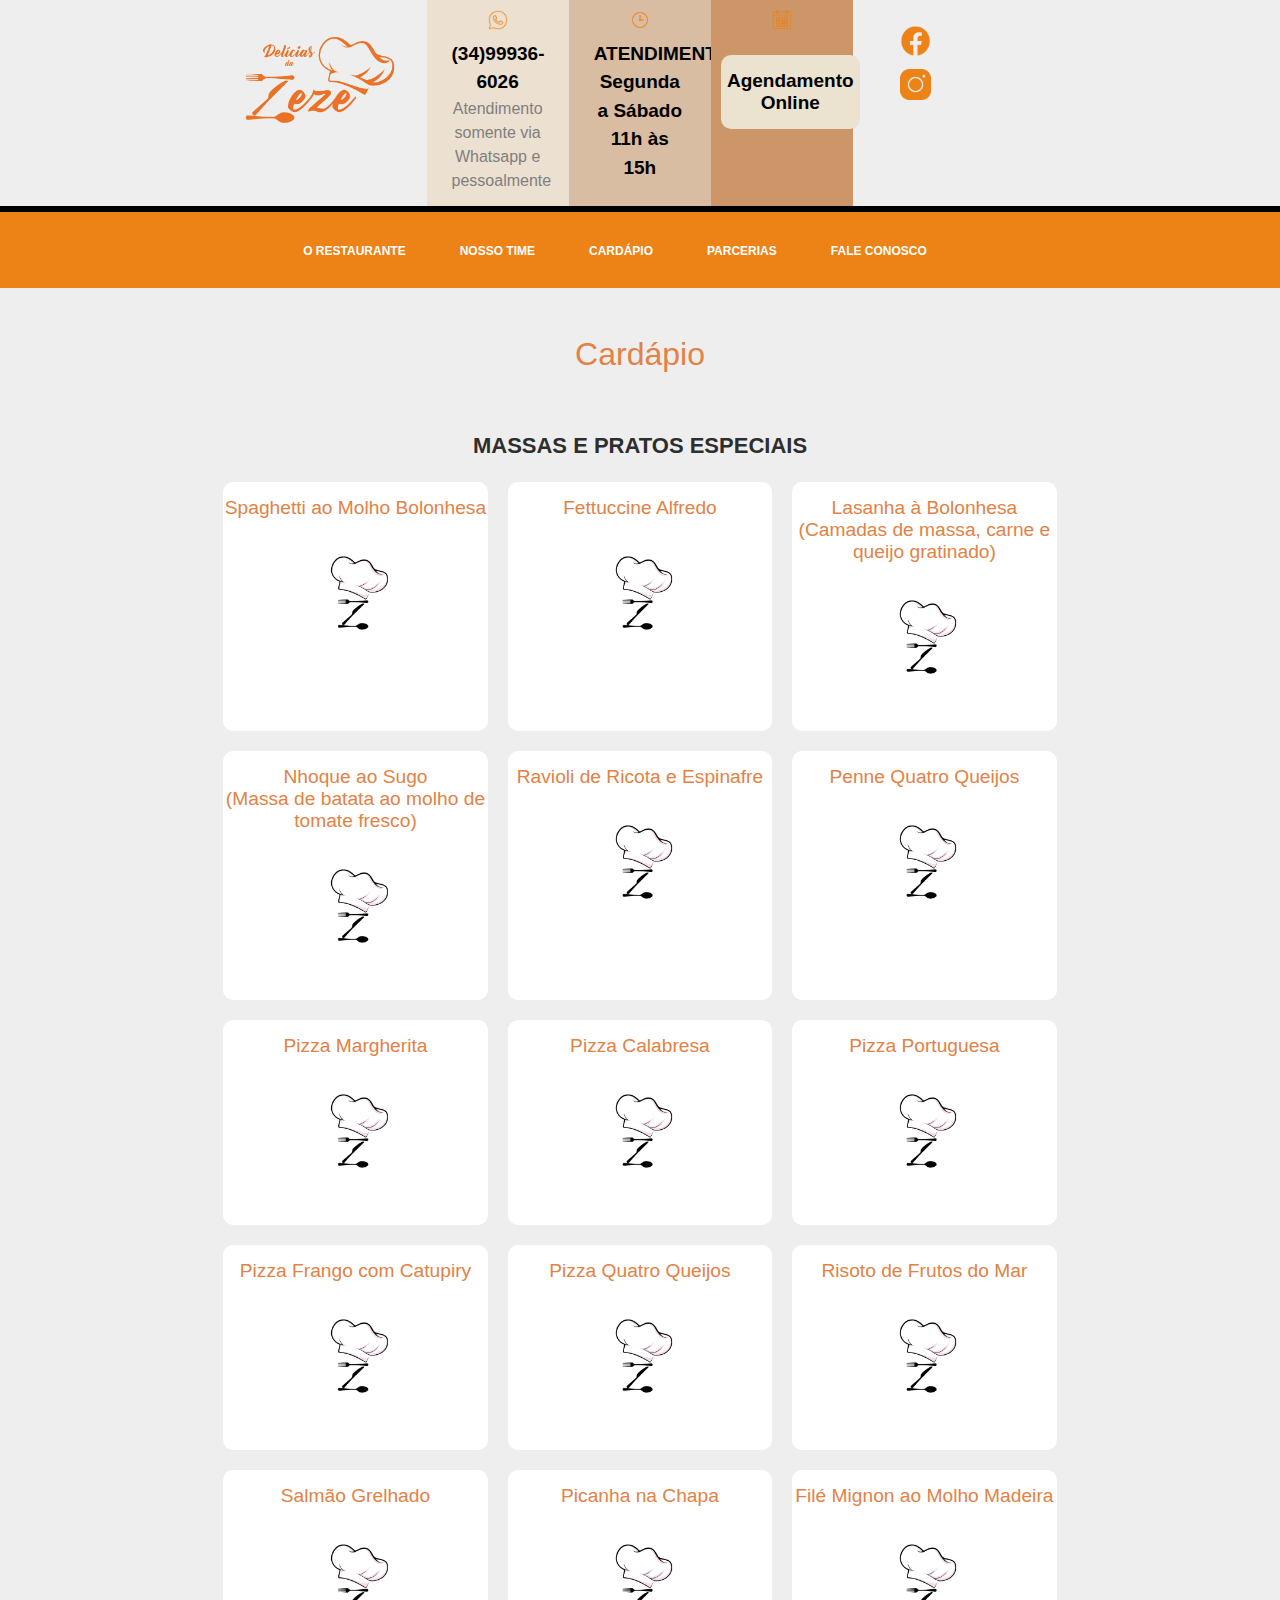
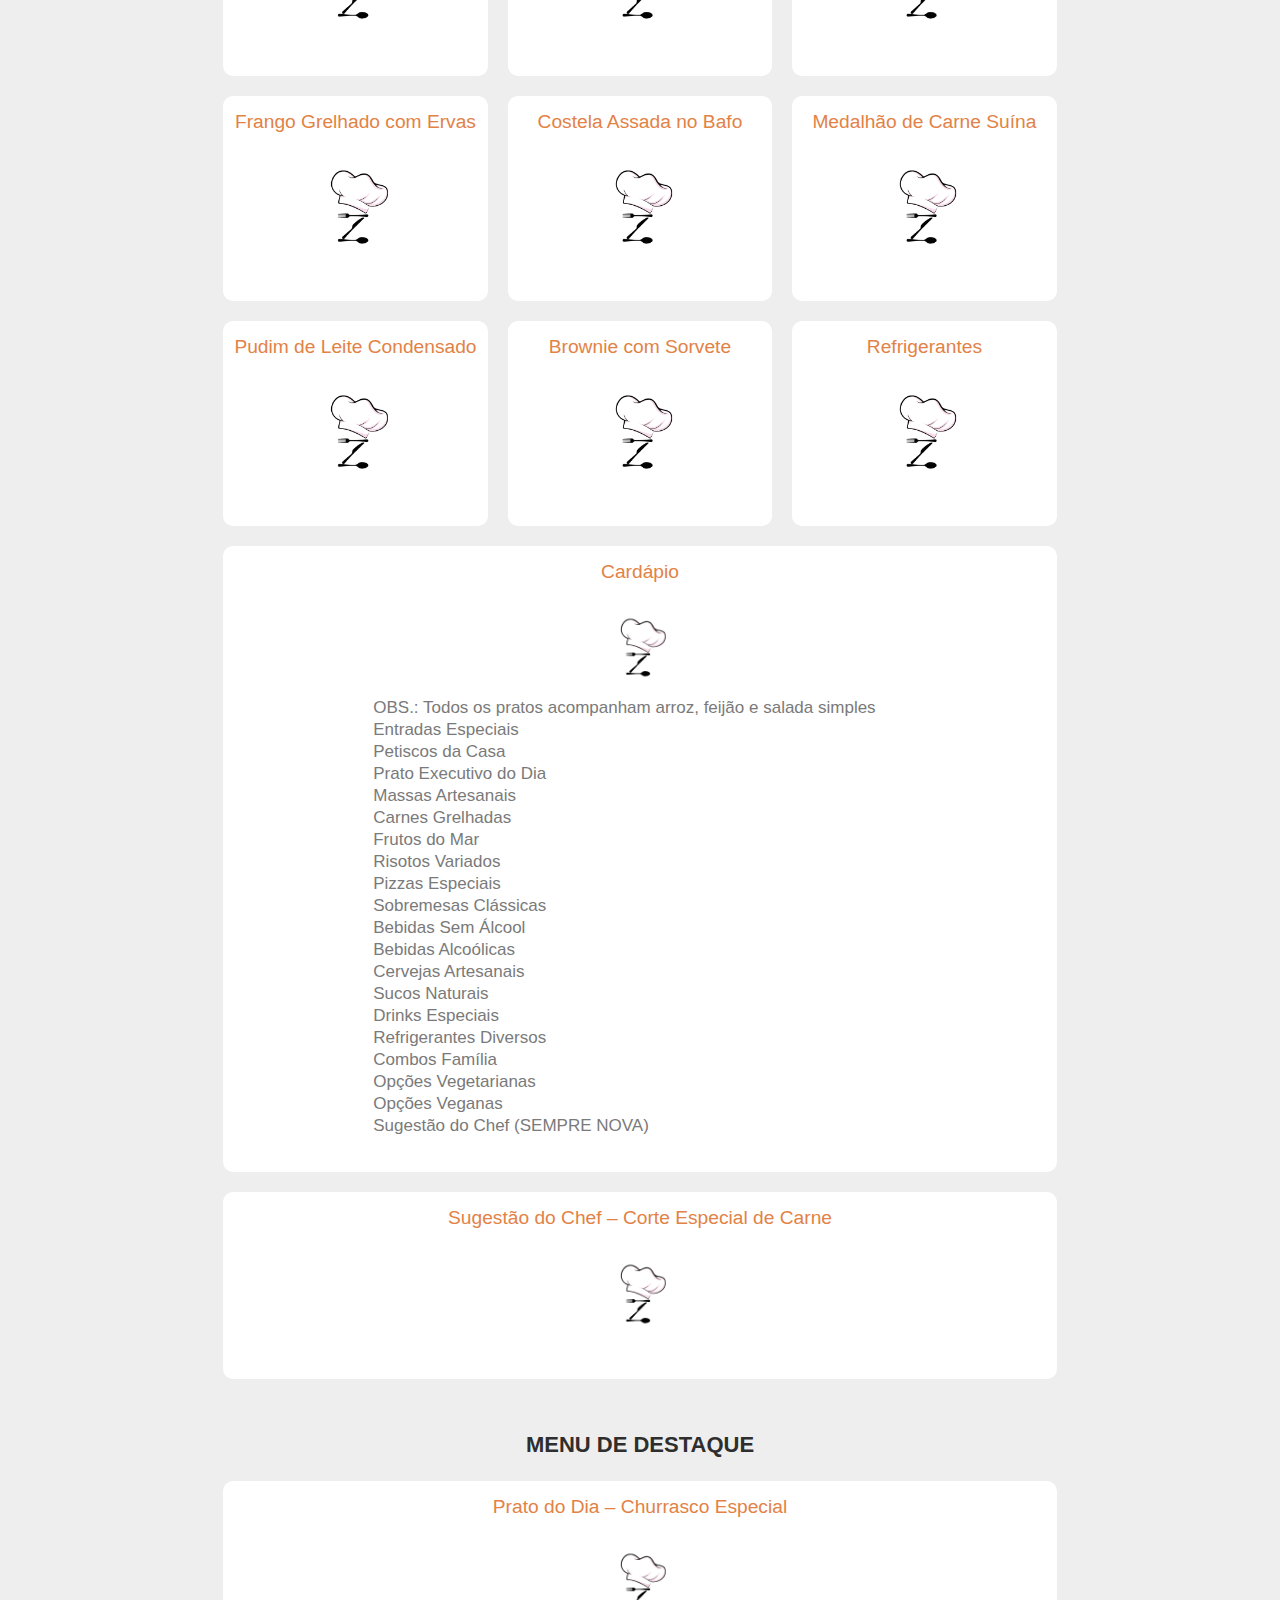
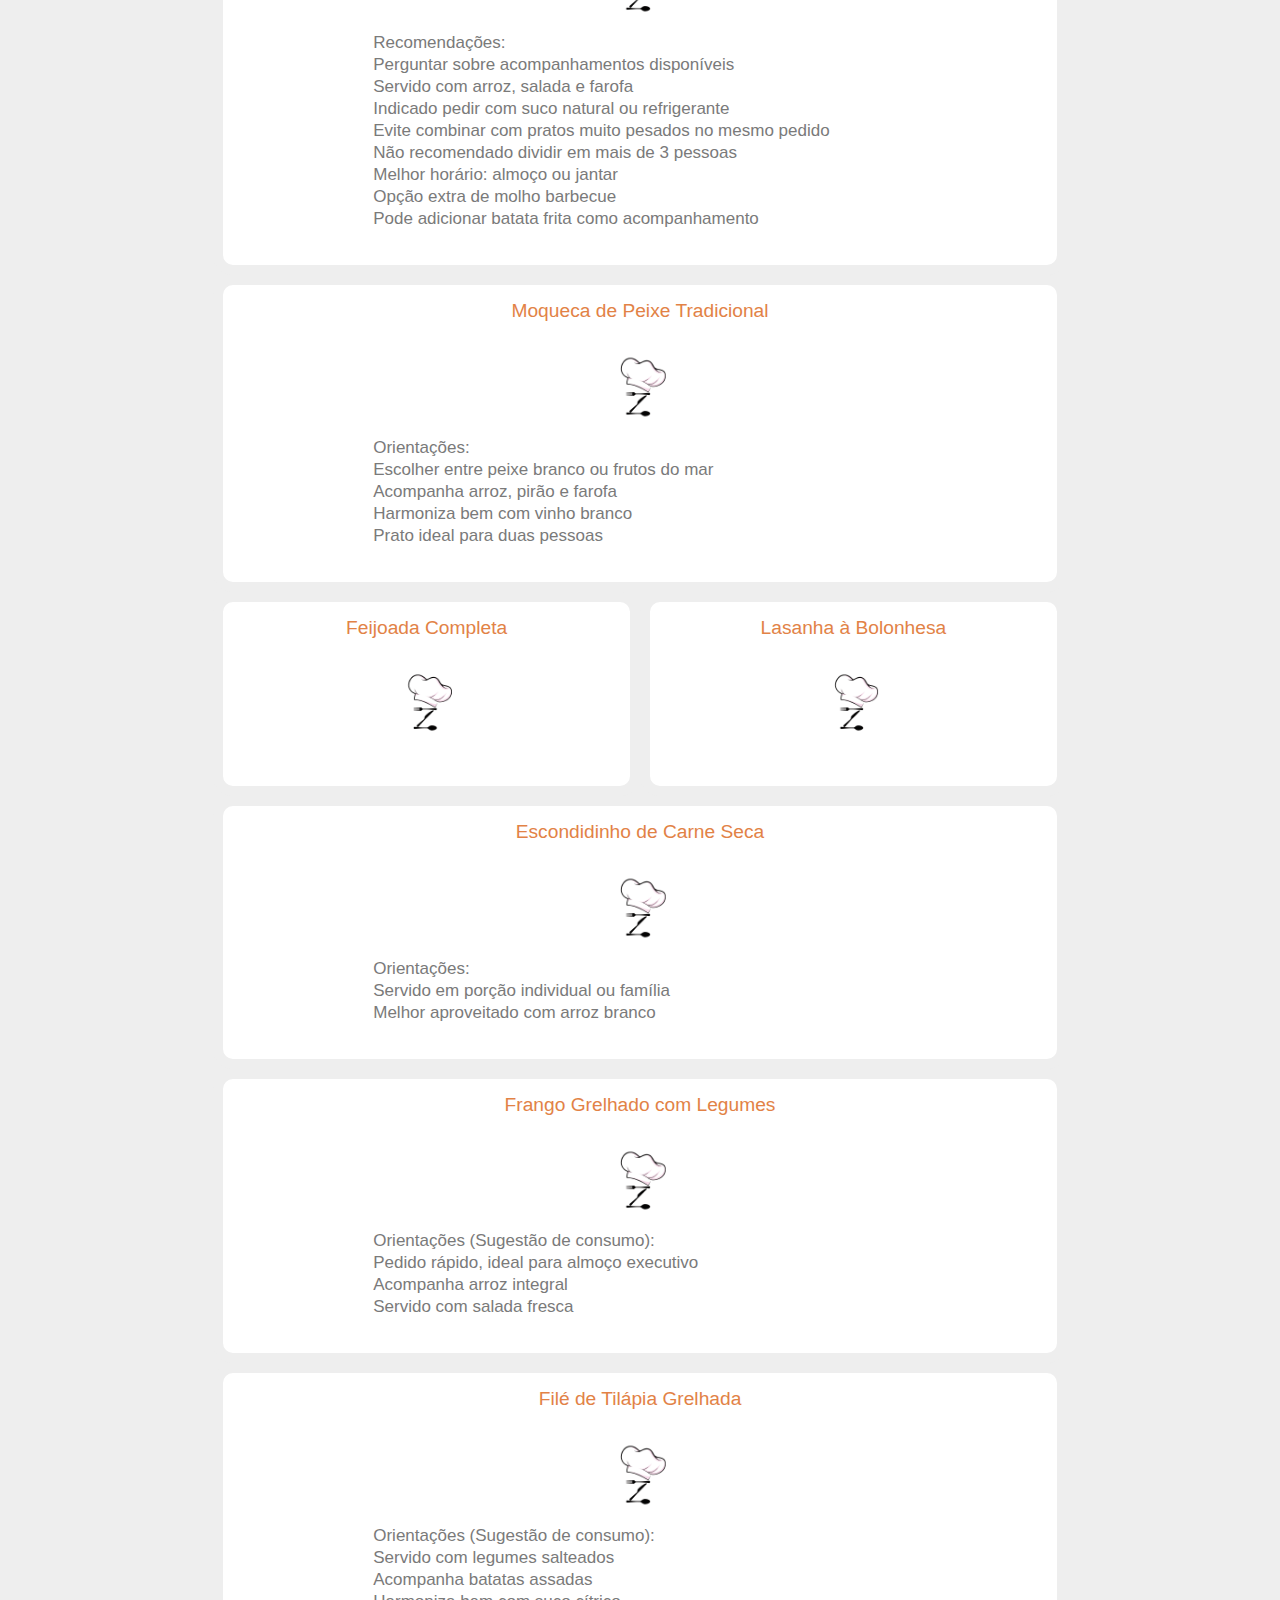
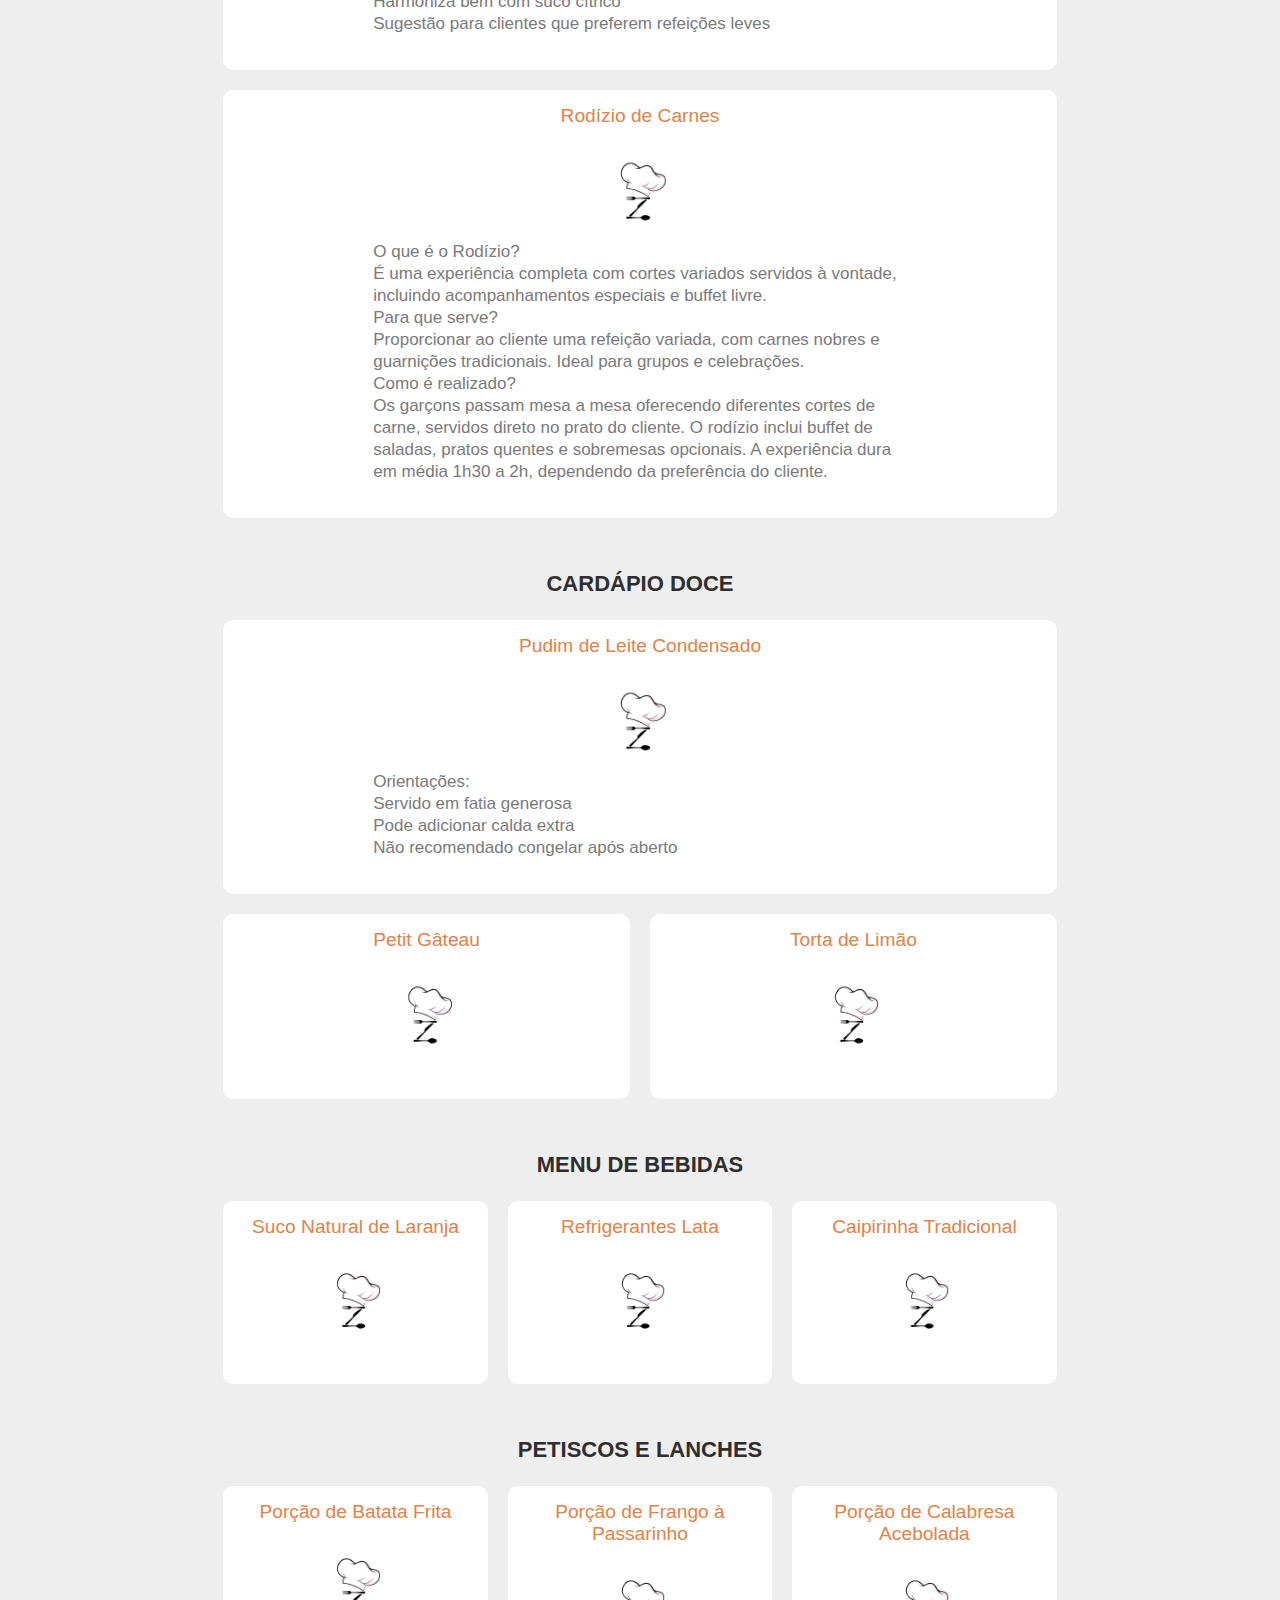
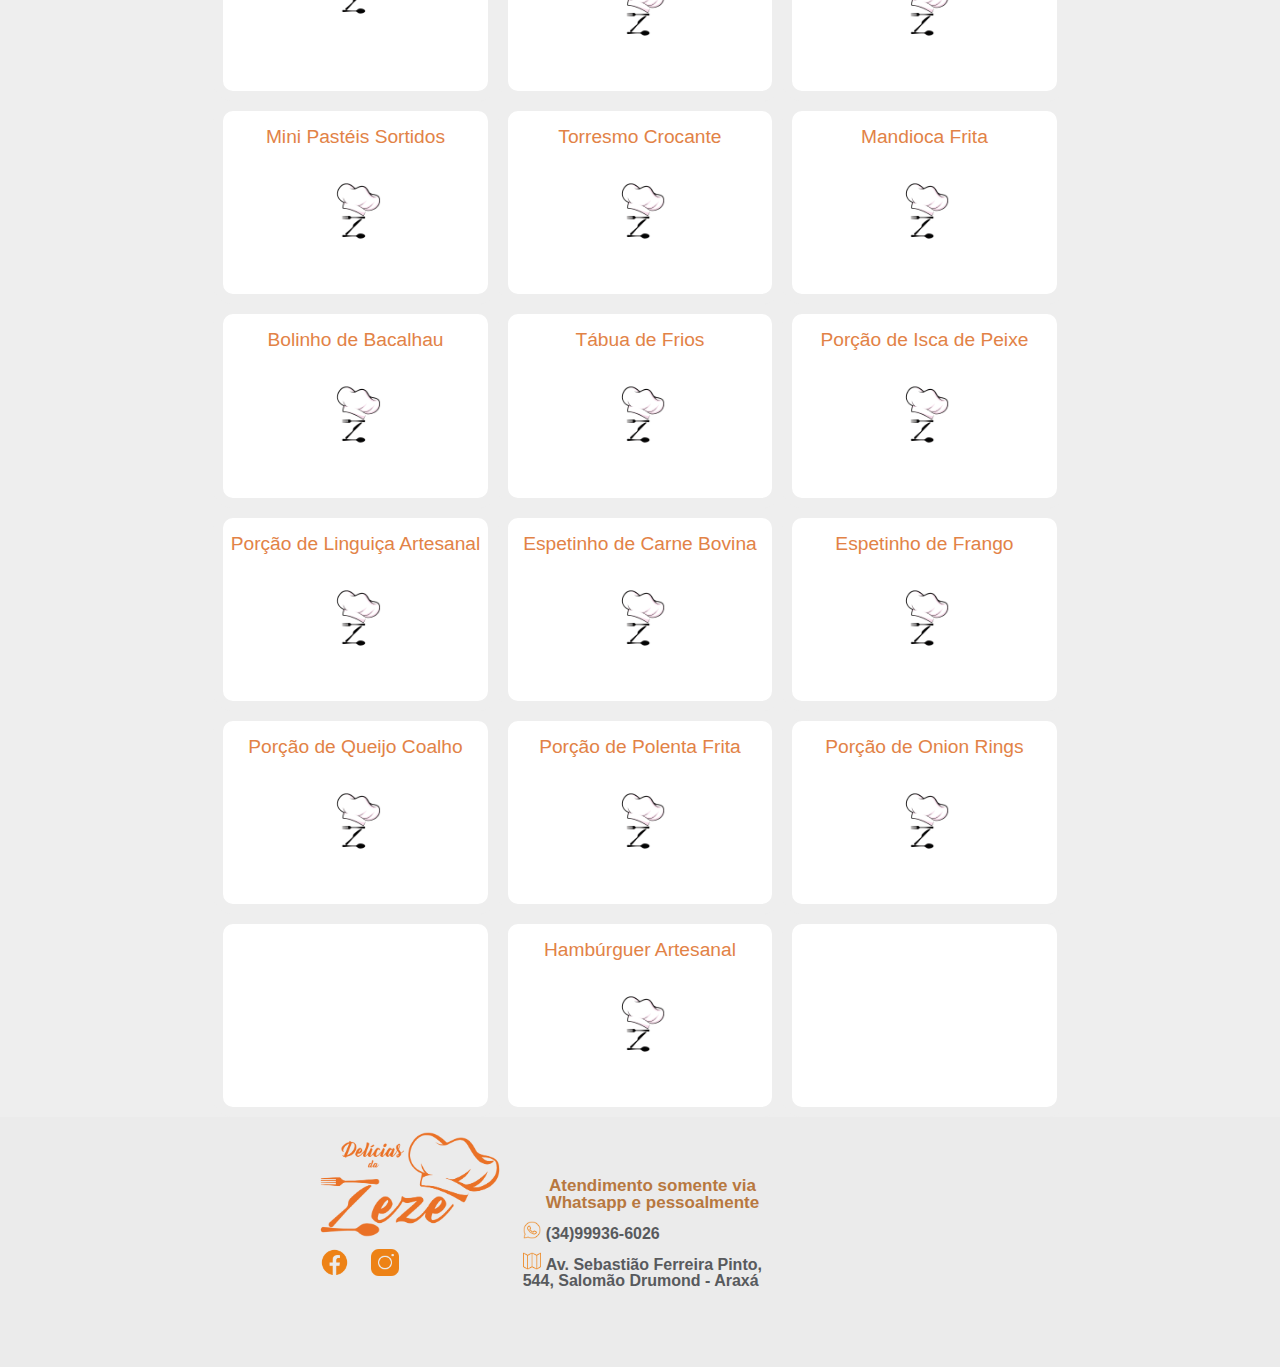
<file: cardapio.html>
<html>
    <head>
        <link rel="stylesheet" href="css/reset.css">
        <link rel="stylesheet" href="css/padrao.css">
        <link rel="stylesheet" href="css/style.css">
    </head>
    <body>
        <header class="bg4">
            <section class="s1 fxw centralizar pr-2 pl-2">
                <div class="logo col-3">
                    <a href="index.html"><img class="col-10" src="imagens/LOGO laranja.png" alt=""></a>
                </div>
                <div class="col-2 bg1">
                    <img class="icon col-2" src="imagens/icon_Whatsapp.png" alt="">
                    <h1 class="tel">(34)99936-6026</h1>
                    <p>Atendimento somente via Whatsapp e pessoalmente</p>
                </div>
                <div class="col-2 bg2">
                    <img class="icon col-2" src="imagens/icon_clock.png" alt="">
                    <h1 class="tel">ATENDIMENTO</h1>
                    <h1 class="tel">Segunda a Sábado 11h às 15h</h1>
                </div>
                <div class="col-2 bg3">
                    <img class="icon col-2" src="imagens/icon_calendar.png" alt=""><br>
                    <a target="_blank" href="https://wa.me/5534999366026"><button class="botao">Agendamento Online</button></a>
                </div>
                <div class="icons col-3">
                    <img class="icon2 col-2 mr-5" src="imagens/icon_Facebook.png" alt="">
                    <a target="_blank" href="https://www.instagram.com/deliciasdazeze_araxa/"><img class="icon2 col-2 mr-5" src="imagens/icon_Instagram.png"></a>
                </div>
            </section>
            <section class="line">
            </section>
            <section class="s2 centralizar">
                <nav>
                    <ul>
                        <li><a href="restaurante.html">O restaurante</a></li>
                        <li><a href="nosso_time.html">Nosso time</a></li>
                        <li><a href="cardapio.html">Cardápio</a></li>
                        <li><a href="parcerias.html">Parcerias</a></li>
                        <li><a href="fale_conosco.html">Fale Conosco</a></li>
                    </ul>
                </nav>
            </section>
        </header>
        <main class="bg4 pl-2 pr-2 mainservicos">
            <h1 class="centralizar titulo">Cardápio</h1>
            <h1 class="centralizar titulo1 maiusculo">Massas e Pratos Especiais</h1>
            <section class="ultra fxw centralizar">
                <div class="col-4">
                    <h1>Spaghetti ao Molho Bolonhesa</h1>
                    <img class="col-4" src="imagens/logo.png">
                </div>
                <div class="col-4">
                    <h1>Fettuccine Alfredo</h1>
                    <img class="col-4" src="imagens/logo.png">
                </div>
                <div class="col-4">
                    <h1>Lasanha à Bolonhesa</h1>
                    <h1>(Camadas de massa, carne e queijo gratinado)</h1>
                    <img class="col-4" src="imagens/logo.png">
                </div>
                <div class="col-4">
                    <h1>Nhoque ao Sugo</h1>
                    <h1>(Massa de batata ao molho de tomate fresco)</h1>
                    <img class="col-4" src="imagens/logo.png">
                </div>
                <div class="col-4">
                    <h1>Ravioli de Ricota e Espinafre</h1>
                    <img class="col-4" src="imagens/logo.png">
                </div>
                <div class="col-4">
                    <h1>Penne Quatro Queijos</h1>
                    <img class="col-4" src="imagens/logo.png">
                </div>
                <div class="col-4">
                    <h1>Pizza Margherita</h1>
                    <img class="col-4" src="imagens/logo.png">
                </div>
                <div class="col-4">
                    <h1>Pizza Calabresa</h1>
                    <img class="col-4" src="imagens/logo.png">
                </div>
                <div class="col-4">
                    <h1>Pizza Portuguesa</h1>
                    <img class="col-4" src="imagens/logo.png">
                </div>
                <div class="col-4">
                    <h1>Pizza Frango com Catupiry</h1>
                    <img class="col-4" src="imagens/logo.png">
                </div>
                <div class="col-4">
                    <h1>Pizza Quatro Queijos</h1>
                    <img class="col-4" src="imagens/logo.png">
                </div>
                <div class="col-4">
                    <h1>Risoto de Frutos do Mar</h1>
                    <img class="col-4" src="imagens/logo.png">
                </div>
                <div class="col-4">
                    <h1>Salmão Grelhado</h1>
                    <img class="col-4" src="imagens/logo.png">
                </div>
                <div class="col-4">
                    <h1>Picanha na Chapa</h1>
                    <img class="col-4" src="imagens/logo.png">
                </div>
                <div class="col-4">
                    <h1>Filé Mignon ao Molho Madeira</h1>
                    <img class="col-4" src="imagens/logo.png">
                </div>
                <div class="col-4">
                    <h1>Frango Grelhado com Ervas</h1>
                    <img class="col-4" src="imagens/logo.png">
                </div>
                <div class="col-4">
                    <h1>Costela Assada no Bafo</h1>
                    <img class="col-4" src="imagens/logo.png">
                </div>
                <div class="col-4">
                    <h1>Medalhão de Carne Suína</h1>
                    <img class="col-4" src="imagens/logo.png">
                </div>
                <div class="col-4">
                    <h1>Pudim de Leite Condensado</h1>
                    <img class="col-4" src="imagens/logo.png">
                </div>
                <div class="col-4">
                    <h1>Brownie com Sorvete</h1>
                    <img class="col-4" src="imagens/logo.png">
                </div>
                <div class="col-4">
                    <h1>Refrigerantes</h1>
                    <img class="col-4" src="imagens/logo.png">
                </div>
                <div class="col-12">
                    <h1 class="">Cardápio</h1>
                    <img class="col-1" src="imagens/logo.png">
                    <h3 class="esquerda">OBS.: Todos os pratos acompanham arroz, feijão e salada simples</h3>
                    <h3 class="esquerda">Entradas Especiais</h3>
                    <h3 class="esquerda">Petiscos da Casa</h3>
                    <h3 class="esquerda">Prato Executivo do Dia</h3>
                    <h3 class="esquerda">Massas Artesanais</h3>
                    <h3 class="esquerda">Carnes Grelhadas</h3>
                    <h3 class="esquerda">Frutos do Mar</h3>
                    <h3 class="esquerda">Risotos Variados</h3>
                    <h3 class="esquerda">Pizzas Especiais</h3>
                    <h3 class="esquerda">Sobremesas Clássicas</h3>
                    <h3 class="esquerda">Bebidas Sem Álcool</h3>
                    <h3 class="esquerda">Bebidas Alcoólicas</h3>
                    <h3 class="esquerda">Cervejas Artesanais</h3>
                    <h3 class="esquerda">Sucos Naturais</h3>
                    <h3 class="esquerda">Drinks Especiais</h3>
                    <h3 class="esquerda">Refrigerantes Diversos</h3>
                    <h3 class="esquerda">Combos Família</h3>
                    <h3 class="esquerda">Opções Vegetarianas</h3>
                    <h3 class="esquerda">Opções Veganas</h3>
                    <h3 class="esquerda">Sugestão do Chef (SEMPRE NOVA)</h3>
                </div>
                <div class="col-12">
                    <h1>Sugestão do Chef – Corte Especial de Carne</h1>
                    <img class="col-1" src="imagens/logo.png">
                </div>
            </section>
            <section class="cardiologicos fxw centralizar">
                <h1 class="centralizar col-12 titulo1 maiusculo">Menu de Destaque</h1>
                <div class="col-12">
                    <h1>Prato do Dia – Churrasco Especial</h1>
                    <img class="col-1" src="imagens/logo.png">
                    <h3 class="esquerda">Recomendações:</h3>
                    <h3 class="esquerda">Perguntar sobre acompanhamentos disponíveis</h3>
                    <h3 class="esquerda">Servido com arroz, salada e farofa</h3>
                    <h3 class="esquerda">Indicado pedir com suco natural ou refrigerante</h3>
                    <h3 class="esquerda">Evite combinar com pratos muito pesados no mesmo pedido</h3>
                    <h3 class="esquerda">Não recomendado dividir em mais de 3 pessoas</h3>
                    <h3 class="esquerda">Melhor horário: almoço ou jantar</h3>
                    <h3 class="esquerda">Opção extra de molho barbecue</h3>
                    <h3 class="esquerda">Pode adicionar batata frita como acompanhamento</h3>
                </div>
                <div class="col-12">
                    <h1>Moqueca de Peixe Tradicional</h1>
                    <img class="col-1" src="imagens/logo.png">
                    <h3 class="esquerda">Orientações:</h3>
                    <h3 class="esquerda">Escolher entre peixe branco ou frutos do mar</h3>
                    <h3 class="esquerda">Acompanha arroz, pirão e farofa</h3>
                    <h3 class="esquerda">Harmoniza bem com vinho branco</h3>
                    <h3 class="esquerda">Prato ideal para duas pessoas</h3>
                </div>
                <div class="col-6">
                    <h1>Feijoada Completa</h1>
                    <img class="col-2" src="imagens/logo.png">
                </div>
                <div class="col-6">
                    <h1>Lasanha à Bolonhesa</h1>
                    <img class="col-2" src="imagens/logo.png">
                </div>
                <div class="col-12">
                    <h1>Escondidinho de Carne Seca</h1>
                    <img class="col-1" src="imagens/logo.png">
                    <h3 class="esquerda">Orientações:</h3>
                    <h3 class="esquerda">Servido em porção individual ou família</h3>
                    <h3 class="esquerda">Melhor aproveitado com arroz branco</h3>
                </div>
                <div class="col-12">
                    <h1>Frango Grelhado com Legumes</h1>
                    <img class="col-1" src="imagens/logo.png">
                    <h3 class="esquerda">Orientações (Sugestão de consumo):</h3>
                    <h3 class="esquerda">Pedido rápido, ideal para almoço executivo</h3>
                    <h3 class="esquerda">Acompanha arroz integral</h3>
                    <h3 class="esquerda">Servido com salada fresca</h3>
                </div>
                <div class="col-12">
                    <h1>Filé de Tilápia Grelhada</h1>
                    <img class="col-1" src="imagens/logo.png">
                    <h3 class="esquerda">Orientações (Sugestão de consumo):</h3>
                    <h3 class="esquerda">Servido com legumes salteados</h3>
                    <h3 class="esquerda">Acompanha batatas assadas</h3>
                    <h3 class="esquerda">Harmoniza bem com suco cítrico</h3>
                    <h3 class="esquerda">Sugestão para clientes que preferem refeições leves</h3>
                </div>
                <div class="col-12">
                    <h1>Rodízio de Carnes</h1>
                    <img class="col-1" src="imagens/logo.png">
                    <h3 class="esquerda">O que é o Rodízio?</h3>
                    <h3 class="esquerda">É uma experiência completa com cortes variados servidos à vontade, incluindo acompanhamentos especiais e buffet livre.</h3>
                    <h3 class="esquerda">Para que serve?</h3>
                    <h3 class="esquerda">Proporcionar ao cliente uma refeição variada, com carnes nobres e guarnições tradicionais. Ideal para grupos e celebrações.</h3>
                    <h3 class="esquerda">Como é realizado?</h3>
                    <h3 class="esquerda">Os garçons passam mesa a mesa oferecendo diferentes cortes de carne, servidos direto no prato do cliente. O rodízio inclui buffet de saladas, pratos quentes e sobremesas opcionais. A experiência dura em média 1h30 a 2h, dependendo da preferência do cliente.</h3>
                </div>
            </section>
            <section class="gastrologicos fxw centralizar">
                <h1 class="centralizar col-12 titulo1 maiusculo">Cardápio Doce</h1>
                <div class="col-12">
                    <h1>Pudim de Leite Condensado</h1>
                    <img class="col-1" src="imagens/logo.png">
                    <h3 class="esquerda">Orientações:</h3>
                    <h3 class="esquerda">Servido em fatia generosa</h3>
                    <h3 class="esquerda">Pode adicionar calda extra</h3>
                    <h3 class="esquerda">Não recomendado congelar após aberto</h3>
                </div>
                <div class="col-6">
                    <h1>Petit Gâteau</h1>
                    <img class="col-2" src="imagens/logo.png">
                </div>
                <div class="col-6">
                    <h1>Torta de Limão</h1>
                    <img class="col-2" src="imagens/logo.png">
                </div>
            </section>
            <section class="oftalmologicos fxw centralizar">
                <h1 class="centralizar col-12 titulo1 maiusculo">Menu de Bebidas</h1>
                <div class="col-4">
                    <h1>Suco Natural de Laranja</h1>
                    <img class="col-3" src="imagens/logo.png">
                </div>
                <div class="col-4">
                    <h1>Refrigerantes Lata</h1>
                    <img class="col-3" src="imagens/logo.png">
                </div>
                <div class="col-4">
                    <h1>Caipirinha Tradicional</h1>
                    <img class="col-3" src="imagens/logo.png">
                </div>
            </section>
            <section class="dermatologicos fxw centralizar">
                <h1 class="centralizar col-12 titulo1 maiusculo">Petiscos e Lanches</h1>
                <div class="col-4">
                    <h1>Porção de Batata Frita</h1>
                    <img class="col-3" src="imagens/logo.png">
                </div>
                <div class="col-4">
                    <h1>Porção de Frango à Passarinho</h1>
                    <img class="col-3" src="imagens/logo.png">
                </div>
                <div class="col-4">
                    <h1>Porção de Calabresa Acebolada</h1>
                    <img class="col-3" src="imagens/logo.png">
                </div>
                <div class="col-4">
                    <h1>Mini Pastéis Sortidos</h1>
                    <img class="col-3" src="imagens/logo.png">
                </div>
                <div class="col-4">
                    <h1>Torresmo Crocante</h1>
                    <img class="col-3" src="imagens/logo.png">
                </div>
                <div class="col-4">
                    <h1>Mandioca Frita</h1>
                    <img class="col-3" src="imagens/logo.png">
                </div>
                <div class="col-4">
                    <h1>Bolinho de Bacalhau</h1>
                    <img class="col-3" src="imagens/logo.png">
                </div>
                <div class="col-4">
                    <h1>Tábua de Frios</h1>
                    <img class="col-3" src="imagens/logo.png">
                </div>
                <div class="col-4">
                    <h1>Porção de Isca de Peixe</h1>
                    <img class="col-3" src="imagens/logo.png">
                </div>
                <div class="col-4">
                    <h1>Porção de Linguiça Artesanal</h1>
                    <img class="col-3" src="imagens/logo.png">
                </div>
                <div class="col-4">
                    <h1>Espetinho de Carne Bovina</h1>
                    <img class="col-3" src="imagens/logo.png">
                </div>
                <div class="col-4">
                    <h1>Espetinho de Frango</h1>
                    <img class="col-3" src="imagens/logo.png">
                </div>
                <div class="col-4">
                    <h1>Porção de Queijo Coalho</h1>
                    <img class="col-3" src="imagens/logo.png">
                </div>
                <div class="col-4">
                    <h1>Porção de Polenta Frita</h1>
                    <img class="col-3" src="imagens/logo.png">
                </div>
                <div class="col-4">
                    <h1>Porção de Onion Rings</h1>
                    <img class="col-3" src="imagens/logo.png">
                </div>
                <div class="col-4 nada">
                </div>
                <div class="col-4">
                    <h1>Hambúrguer Artesanal</h1>
                    <img class="col-3" src="imagens/logo.png">
                </div>
                <div class="col-4 nada">
                </div>
            </section>
        </main>
        <footer class="fxw centralizar pr-2 pl-2">
            <div class="div1 col-4 centralizar">
                <img class="col-9 mr-6 ml-1 logo_rodape" src="imagens/LOGO laranja.png" alt="">
                <img class="img1 ml-1 col-1" src="imagens/icon_Facebook.png" alt="">
                <img class="img1 col-1 mr-1" src="imagens/icon_Instagram.png" alt="">
            </div>
            <div class="col-4 contato">
                <h1 class="c4">Atendimento somente via Whatsapp e pessoalmente</h1>
                <img class="img2 col-1" src="imagens/icon_Whatsapp.png" alt="">
                <a href=""><span>(34)99936-6026</span></a> <br>
                <img class="img2 col-1" src="imagens/icon_map.png" alt="">
                <a href=""><span>Av. Sebastião Ferreira Pinto, 544, Salomão Drumond - Araxá</span></a>
            </div>
            <div class="col-4">
                <iframe src="https://www.google.com/maps/embed?pb=!1m18!1m12!1m3!1d3759.3312739648945!2d-46.9417444!3d-19.570303299999996!2m3!1f0!2f0!3f0!3m2!1i1024!2i768!4f13.1!3m3!1m2!1s0x94b0315af9167c5b%3A0x8863b3cd93c4771!2sDel%C3%ADcias%20da%20Zeze!5e0!3m2!1spt-BR!2sbr!4v1758325344052!5m2!1spt-BR!2sbr" width="350" height="240" style="border:0;" allowfullscreen="" loading="lazy" referrerpolicy="no-referrer-when-downgrade"></iframe>
            </div>
        </footer>
    </body>
</html>
</file>
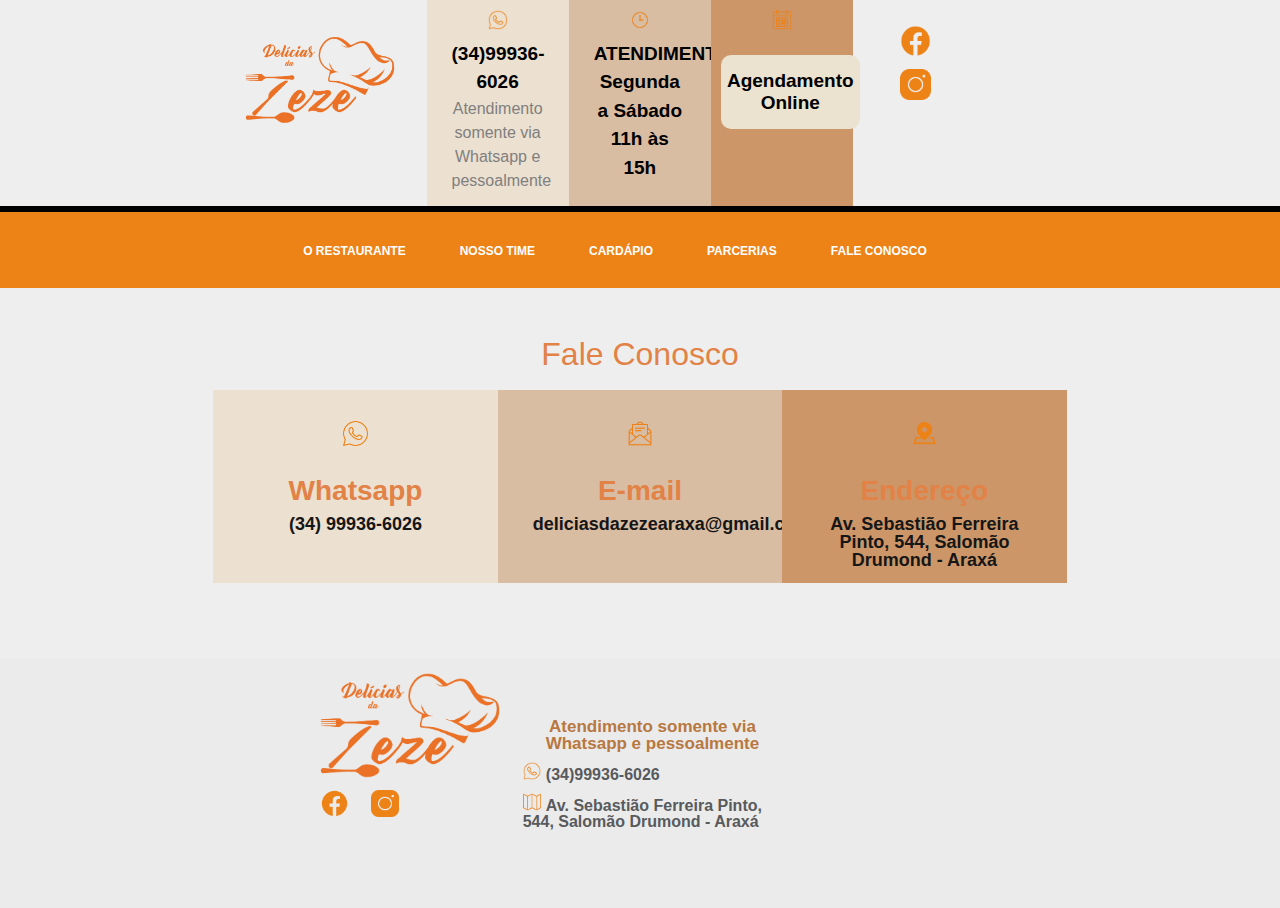
<file: fale_conosco.html>
<html>
    <head>
        <link rel="stylesheet" href="css/reset.css">
        <link rel="stylesheet" href="css/padrao.css">
        <link rel="stylesheet" href="css/style.css">
    </head>
    <body>
        <header class="bg4">
            <section class="s1 fxw centralizar pr-2 pl-2">
                <div class="logo col-3">
                    <a href="index.html"><img class="col-10" src="imagens/LOGO laranja.png" alt=""></a>
                </div>
                <div class="col-2 bg1">
                    <img class="icon col-2" src="imagens/icon_Whatsapp.png" alt="">
                    <h1 class="tel">(34)99936-6026</h1>
                    <p>Atendimento somente via Whatsapp e pessoalmente</p>
                </div>
                <div class="col-2 bg2">
                    <img class="icon col-2" src="imagens/icon_clock.png" alt="">
                    <h1 class="tel">ATENDIMENTO</h1>
                    <h1 class="tel">Segunda a Sábado 11h às 15h</h1>
                </div>
                <div class="col-2 bg3">
                    <img class="icon col-2" src="imagens/icon_calendar.png" alt=""><br>
                    <a target="_blank" href="https://wa.me/5534999366026"><button class="botao">Agendamento Online</button></a>
                </div>
                <div class="icons col-3">
                    <img class="icon2 col-2 mr-5" src="imagens/icon_Facebook.png" alt="">
                    <a target="_blank" href="https://www.instagram.com/deliciasdazeze_araxa/"><img class="icon2 col-2 mr-5" src="imagens/icon_Instagram.png"></a>
                </div>
            </section>
            <section class="line">
            </section>
            <section class="s2 centralizar">
                <nav>
                    <ul>
                        <li><a href="restaurante.html">O restaurante</a></li>
                        <li><a href="nosso_time.html">Nosso time</a></li>
                        <li><a href="cardapio.html">Cardápio</a></li>
                        <li><a href="parcerias.html">Parcerias</a></li>
                        <li><a href="fale_conosco.html">Fale Conosco</a></li>
                    </ul>
                </nav>
            </section>
        </header>
        <main class="mainfaleconosco bg4 pl-2 pr-2">
            <h1 class="centralizar titulo">Fale Conosco</h1>
            <section class="s1faleconosco fxw centralizar">
                <div class="col-4 bg1">
                    <img class="icons2 col-2" src="imagens/icon_Whatsapp.png">
                    <h1 class="c4">Whatsapp</h1>
                    <p>(34) 99936-6026</p>
                </div>
                <div class="col-4 bg2">
                    <img class="icons2 col-2" src="imagens/icon_email.png">
                    <h1 class="c4">E-mail</h1>
                    <p>deliciasdazezearaxa@gmail.com</p>
                </div>
                <div class="col-4 bg3">
                    <img class="icons2 col-2" src="imagens/icon_endereço.png">
                    <h1 class="c4">Endereço</h1>
                    <p>Av. Sebastião Ferreira Pinto, 544, Salomão Drumond - Araxá</p>
                </div>
            </section>
        </main>
        <footer class="fxw centralizar pr-2 pl-2">
            <div class="div1 col-4 centralizar">
                <img class="col-9 mr-6 ml-1 logo_rodape" src="imagens/LOGO laranja.png" alt="">
                <img class="img1 ml-1 col-1" src="imagens/icon_Facebook.png" alt="">
                <img class="img1 col-1 mr-1" src="imagens/icon_Instagram.png" alt="">
            </div>
            <div class="col-4 contato">
                <h1 class="c4">Atendimento somente via Whatsapp e pessoalmente</h1>
                <img class="img2 col-1" src="imagens/icon_Whatsapp.png" alt="">
                <a href=""><span>(34)99936-6026</span></a> <br>
                <img class="img2 col-1" src="imagens/icon_map.png" alt="">
                <a href=""><span>Av. Sebastião Ferreira Pinto, 544, Salomão Drumond - Araxá</span></a>
            </div>
            <div class="col-4">
                <iframe src="https://www.google.com/maps/embed?pb=!1m18!1m12!1m3!1d3759.3312739648945!2d-46.9417444!3d-19.570303299999996!2m3!1f0!2f0!3f0!3m2!1i1024!2i768!4f13.1!3m3!1m2!1s0x94b0315af9167c5b%3A0x8863b3cd93c4771!2sDel%C3%ADcias%20da%20Zeze!5e0!3m2!1spt-BR!2sbr!4v1758325344052!5m2!1spt-BR!2sbr" width="350" height="240" style="border:0;" allowfullscreen="" loading="lazy" referrerpolicy="no-referrer-when-downgrade"></iframe>
            </div>
        </footer>
    </body>
</html>
</file>
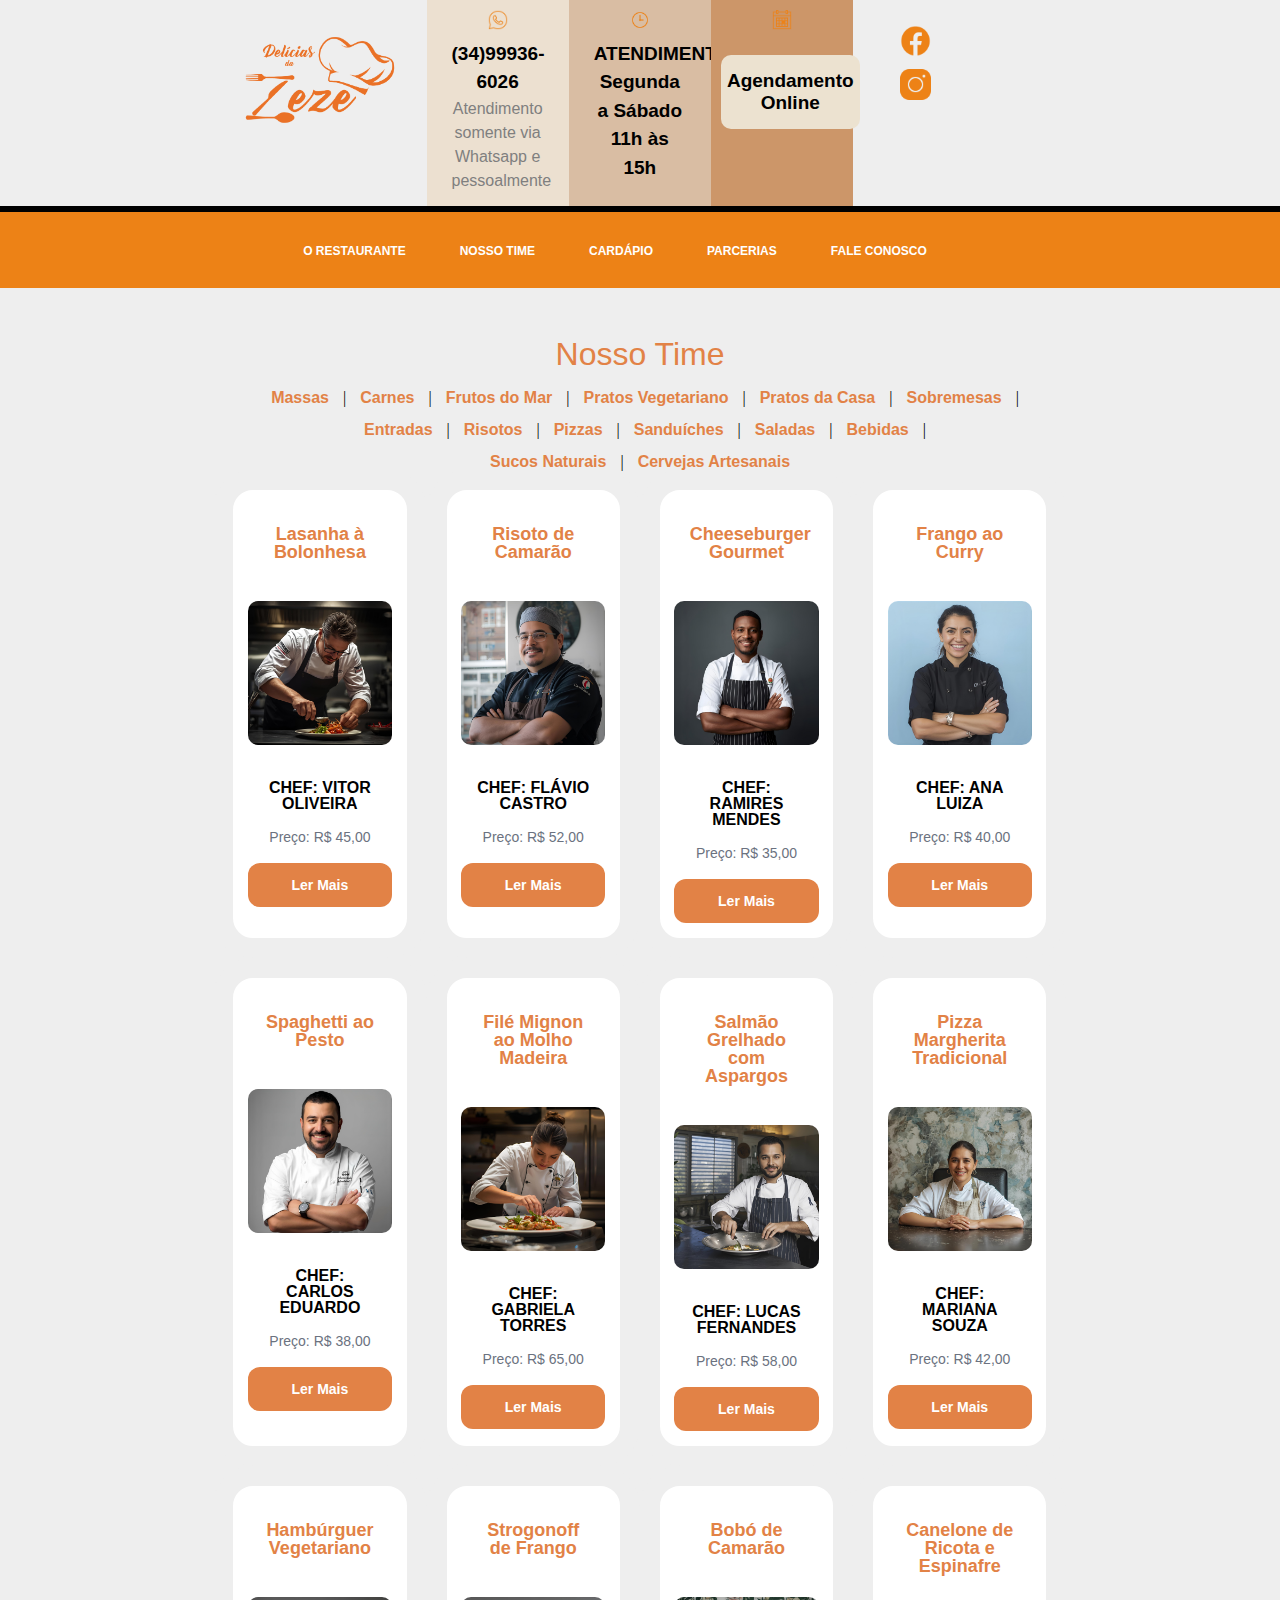
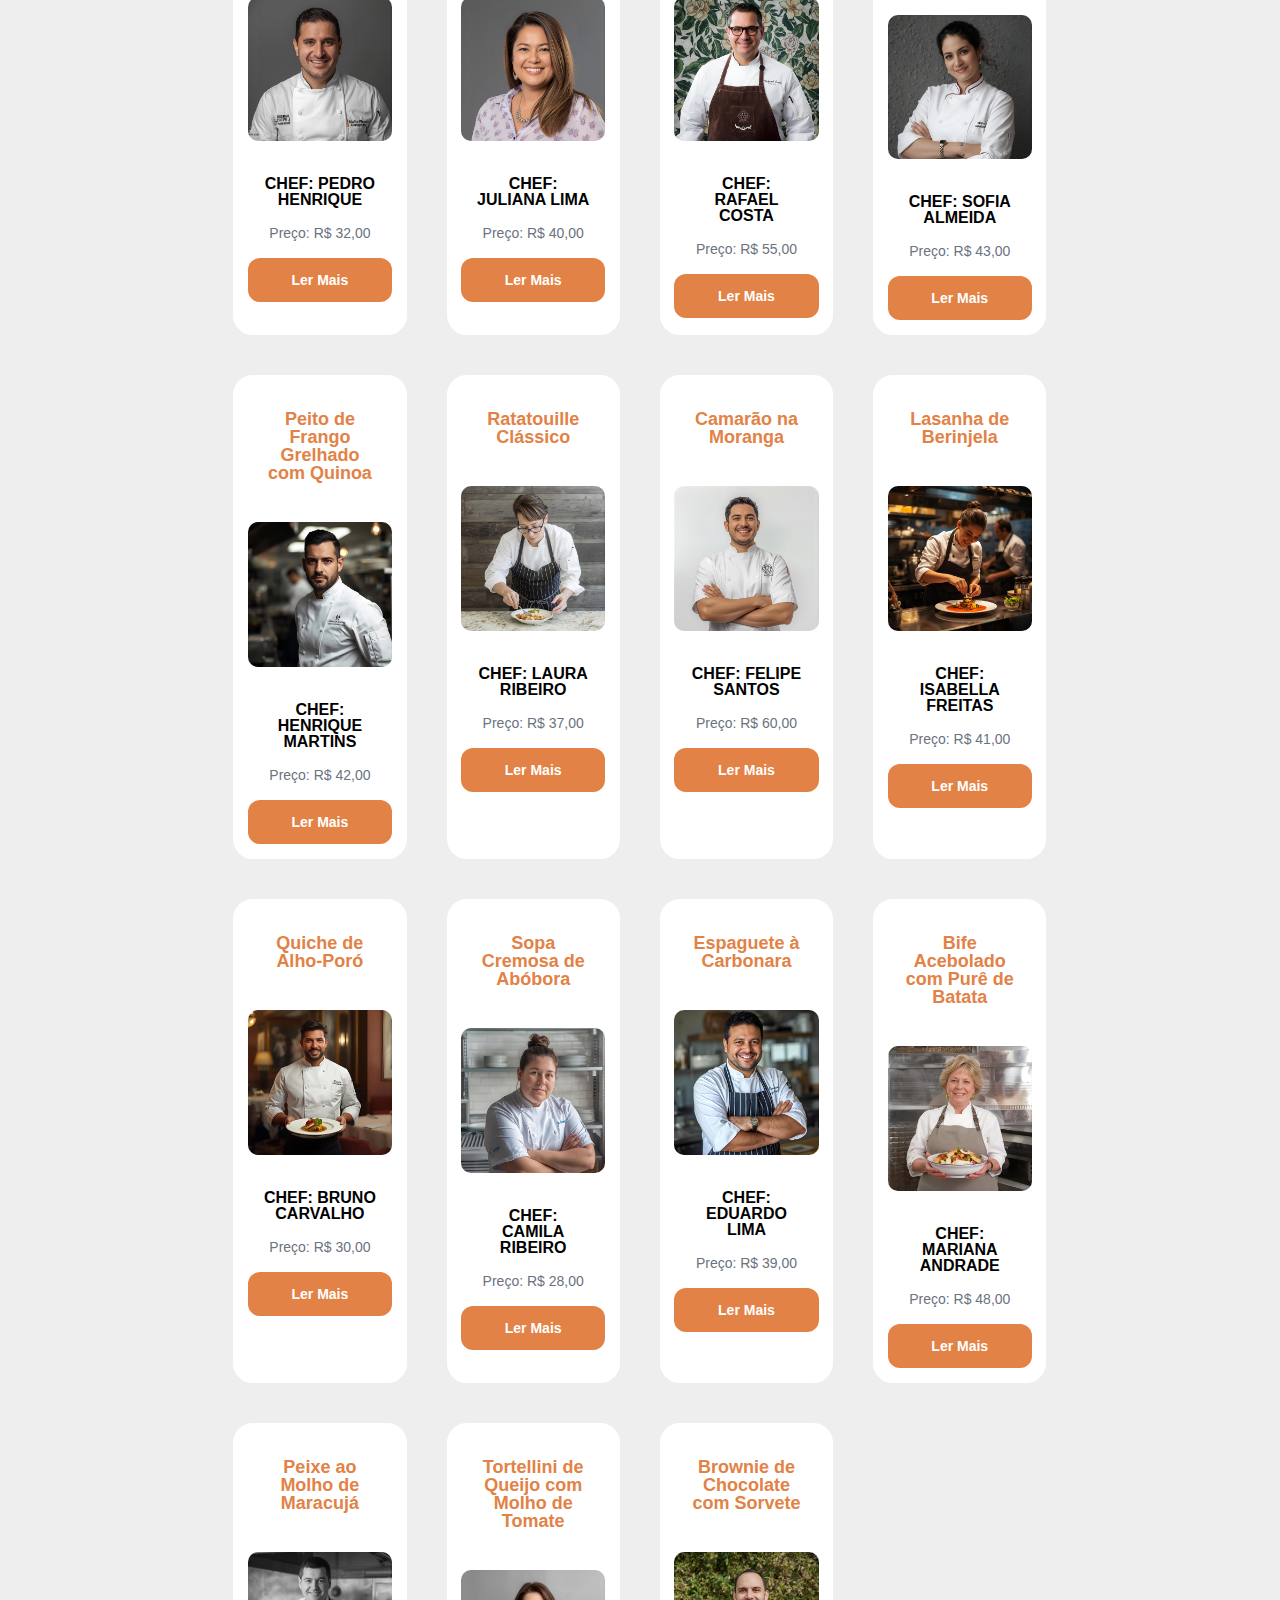
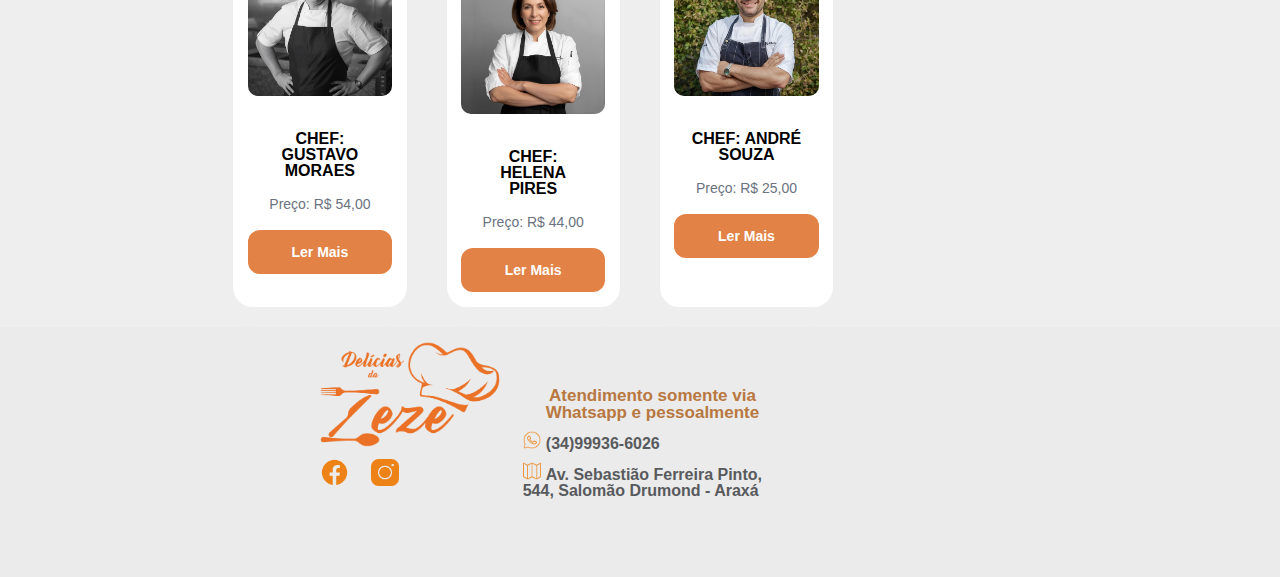
<file: nosso_time.html>
<html>
    <head>
        <link rel="stylesheet" href="css/reset.css">
        <link rel="stylesheet" href="css/padrao.css">
        <link rel="stylesheet" href="css/style.css">
    </head>
    <body>
        <!-- começa o codigo em 3D -->
            <section id="foco2_1" class="foco2">
                <div class="fxw principal2">
                    <div class="col-6">
                        <img class="col-12" src="imagens/nosso time/lasanha.png">
                        <a href="#"><button class="btn_fechar">Fechar</button></a>
                    </div>
                    <div class="textos col-6">
                        <h1 class="c4">Lasagna à Bolonhesa</h1>
                        <h2>Chef: Vitor Oliveira</h2>
                        <p class="scroll"><span>Descrição:</span> Lasanha artesanal com molho bolonhesa tradicional, massa fresca e queijo gratinado, preparada com todo carinho pelo Chef Vitor.</p>
                        <p><span>Preço:</span> R$ 45,00</p>
                    </div>
                </div>
            </section>

            <section id="foco2_2" class="foco2">
                <div class="fxw principal2">
                    <div class="col-6">
                        <img class="col-12" src="imagens/nosso time/risoto.png">
                        <a href="#"><button class="btn_fechar">Fechar</button></a>
                    </div>
                    <div class="textos col-6">
                        <h1 class="c4">Risoto de Camarão</h1>
                        <h2>Chef: Flávio Castro</h2>
                        <p class="scroll"><span>Descrição:</span> Risoto cremoso com camarões frescos, toque de limão siciliano e parmesão, feito com ingredientes selecionados.</p>
                        <p><span>Preço:</span> R$ 52,00</p>
                    </div>
                </div>
            </section>

            <section id="foco2_3" class="foco2">
                <div class="fxw principal2">
                    <div class="col-6">
                        <img class="col-12" src="imagens/nosso time/Cheeseburger.png">
                        <a href="#"><button class="btn_fechar">Fechar</button></a>
                    </div>
                    <div class="textos col-6">
                        <h1 class="c4">Cheeseburger Gourmet</h1>
                        <h2>Chef: Ramires Mendes</h2>
                        <p class="scroll"><span>Descrição:</span> Hambúrguer suculento com cheddar, bacon crocante e pão artesanal, acompanhado do molho especial da casa.</p>
                        <p><span>Preço:</span> R$ 35,00</p>
                    </div>
                </div>
            </section>

            <section id="foco2_4" class="foco2">
                <div class="fxw principal2">
                    <div class="col-6">
                        <img class="col-12" src="imagens/nosso time/Frango ao Curry.png">
                        <a href="#"><button class="btn_fechar">Fechar</button></a>
                    </div>
                    <div class="textos col-6">
                        <h1 class="c4">Frango ao Curry</h1>
                        <h2>Chef: Ana Luiza</h2>
                        <p class="scroll"><span>Descrição:</span> Frango macio cozido em molho curry cremoso com toque de coco e especiarias, servido com arroz basmati.</p>
                        <p><span>Preço:</span> R$ 40,00</p>
                    </div>
                </div>
            </section>

            <section id="foco2_5" class="foco2">
                <div class="fxw principal2">
                    <div class="col-6">
                        <img class="col-12" src="imagens/nosso time/Spaghetti.png">
                        <a href="#"><button class="btn_fechar">Fechar</button></a>
                    </div>
                    <div class="textos col-6">
                        <h1 class="c4">Spaghetti ao Pesto</h1>
                        <h2>Chef: Carlos Eduardo</h2>
                        <p class="scroll"><span>Descrição:</span> Massa fresca ao molho pesto de manjericão, alho e pinoli, finalizada com queijo parmesão ralado na hora.</p>
                        <p><span>Preço:</span> R$ 38,00</p>
                    </div>
                </div>
            </section>

            <section id="foco2_6" class="foco2">
                <div class="fxw principal2">
                    <div class="col-6">
                        <img class="col-12" src="imagens/nosso time/Filé Mignon.png">
                        <a href="#"><button class="btn_fechar">Fechar</button></a>
                    </div>
                    <div class="textos col-6">
                        <h1 class="c4">Filé Mignon ao Molho Madeira</h1>
                        <h2>Chef: Gabriela Torres</h2>
                        <p class="scroll"><span>Descrição:</span> Filé mignon grelhado com molho madeira, acompanhado de batatas gratinadas e legumes na manteiga.</p>
                        <p><span>Preço:</span> R$ 65,00</p>
                    </div>
                </div>
            </section>

            <section id="foco2_7" class="foco2">
                <div class="fxw principal2">
                    <div class="col-6">
                        <img class="col-12" src="imagens/nosso time/Salmão Grelhado.png">
                        <a href="#"><button class="btn_fechar">Fechar</button></a>
                    </div>
                    <div class="textos col-6">
                        <h1 class="c4">Salmão Grelhado com Aspargos</h1>
                        <h2>Chef: Lucas Fernandes</h2>
                        <p class="scroll"><span>Descrição:</span> Salmão fresco grelhado, servido com aspargos e molho cítrico, perfeito para quem busca leveza e sabor</p>
                        <p><span>Preço:</span> R$ 58,00</p>
                    </div>
                </div>
            </section>

            <section id="foco2_8" class="foco2">
                <div class="fxw principal2">
                    <div class="col-6">
                        <img class="col-12" src="imagens/nosso time/Pizza Margherita.png">
                        <a href="#"><button class="btn_fechar">Fechar</button></a>
                    </div>
                    <div class="textos col-6">
                        <h1 class="c4">Pizza Margherita Tradicional</h1>
                        <h2>Chef: Mariana Souza</h2>
                        <p class="scroll"><span>Descrição:</span> Pizza com molho de tomate fresco, mussarela, manjericão e um toque de azeite extra virgem.</p>
                        <p><span>Preço:</span> R$ 42,00</p>
                    </div>
                </div>
            </section>

            <section id="foco2_9" class="foco2">
                <div class="fxw principal2">
                    <div class="col-6">
                        <img class="col-12" src="imagens/nosso time/Hamburguer Vegetariano.png">
                        <a href="#"><button class="btn_fechar">Fechar</button></a>
                    </div>
                    <div class="textos col-6">
                        <h1 class="c4">Hambúrguer Vegetariano</h1>
                        <h2>Chef: Pedro Henrique</h2>
                        <p class="scroll"><span>Descrição:</span> Hambúrguer feito com grão-de-bico e legumes, servido com pão integral e molho especial vegano.</p>
                        <p><span>Preço:</span> R$ 32,00</p>
                    </div>
                </div>
            </section>

            <section id="foco2_10" class="foco2">
                <div class="fxw principal2">
                    <div class="col-6">
                        <img class="col-12" src="imagens/nosso time/Strogonoff de Frango.png">
                        <a href="#"><button class="btn_fechar">Fechar</button></a>
                    </div>
                    <div class="textos col-6">
                        <h1 class="c4">Strogonoff de Frango</h1>
                        <h2>Chef: Juliana Lima</h2>
                        <p class="scroll"><span>Descrição:</span> Frango macio ao molho cremoso de champignon, servido com arroz branco e batata palha crocante.</p>
                        <p><span>Preço:</span> R$ 40,00</p>
                    </div>
                </div>
            </section>

            <section id="foco2_11" class="foco2">
                <div class="fxw principal2">
                    <div class="col-6">
                        <img class="col-12" src="imagens/nosso time/Bobó de Camarão.png">
                        <a href="#"><button class="btn_fechar">Fechar</button></a>
                    </div>
                    <div class="textos col-6">
                        <h1 class="c4">Bobó de Camarão</h1>
                        <h2>Chef: Rafael Costa</h2>
                        <p class="scroll"><span>Descrição:</span> Tradicional prato brasileiro com camarões frescos e creme de mandioca, servido com arroz branco.</p>
                        <p><span>Preço:</span> R$ 55,00</p>
                    </div>
                </div>
            </section>

            <section id="foco2_12" class="foco2">
                <div class="fxw principal2">
                    <div class="col-6">
                        <img class="col-12" src="imagens/nosso time/Canelone de Ricota e Espinafre.png">
                        <a href="#"><button class="btn_fechar">Fechar</button></a>
                    </div>
                    <div class="textos col-6">
                        <h1 class="c4">Canelone de Ricota e Espinafre</h1>
                        <h2>Chef: Sofia Almeida</h2>
                        <p class="scroll"><span>Descrição:</span> Massa recheada com ricota e espinafre, gratinada ao molho bechamel e queijo parmesão.</p>
                        <p><span>Preço:</span> R$ 43,00</p>
                    </div>
                </div>
            </section>

            <section id="foco2_13" class="foco2">
                <div class="fxw principal2">
                    <div class="col-6">
                        <img class="col-12" src="imagens/nosso time/Peito de Frango Grelhado com Quinoa.png">
                        <a href="#"><button class="btn_fechar">Fechar</button></a>
                    </div>
                    <div class="textos col-6">
                        <h1 class="c4">Peito de Frango Grelhado com Quinoa</h1>
                        <h2>Chef: Henrique Martins</h2>
                        <p class="scroll"><span>Descrição:</span> Peito de frango suculento acompanhado de quinoa e legumes grelhados, saudável e saboroso.</p>
                        <p><span>Preço:</span> R$ 42,00</p>
                    </div>
                </div>
            </section>

            <section id="foco2_14" class="foco2">
                <div class="fxw principal2">
                    <div class="col-6">
                        <img class="col-12" src="imagens/nosso time/Ratatouille Clássico.png">
                        <a href="#"><button class="btn_fechar">Fechar</button></a>
                    </div>
                    <div class="textos col-6">
                        <h1 class="c4">Ratatouille Clássico</h1>
                        <h2>Chef: Laura Ribeiro</h2>
                        <p class="scroll"><span>Descrição:</span> Legumes frescos cozidos lentamente com ervas finas, servidos com azeite de oliva e toque de balsâmico.</p>
                        <p><span>Preço:</span> R$ 37,00</p>
                    </div>
                </div>
            </section>

            <section id="foco2_15" class="foco2">
                <div class="fxw principal2">
                    <div class="col-6">
                        <img class="col-12" src="imagens/nosso time/Camarão na Moranga.png">
                        <a href="#"><button class="btn_fechar">Fechar</button></a>
                    </div>
                    <div class="textos col-6">
                        <h1 class="c4">Camarão na Moranga</h1>
                        <h2>Chef: Felipe Santos</h2>
                        <p class="scroll"><span>Descrição:</span> Camarões cozidos em creme de abóbora, servidos dentro da moranga assada, prato sofisticado e saboroso.</p>
                        <p><span>Preço:</span> R$ 60,00</p>
                    </div>
                </div>
            </section>

            <section id="foco2_16" class="foco2">
                <div class="fxw principal2">
                    <div class="col-6">
                        <img class="col-12" src="imagens/nosso time/Lasanha de Berinjela.png">
                        <a href="#"><button class="btn_fechar">Fechar</button></a>
                    </div>
                    <div class="textos col-6">
                        <h1 class="c4">Lasanha de Berinjela</h1>
                        <h2>Chef: Isabella Freitas</h2>
                        <p class="scroll"><span>Descrição:</span> Lasanha sem massa, feita com fatias de berinjela grelhadas, molho de tomate e queijo gratinado.</p>
                        <p><span>Preço:</span> R$ 41,00</p>
                    </div>
                </div>
            </section>

            <section id="foco2_17" class="foco2">
                <div class="fxw principal2">
                    <div class="col-6">
                        <img class="col-12" src="imagens/nosso time/Quiche de Alho-Poró.png">
                        <a href="#"><button class="btn_fechar">Fechar</button></a>
                    </div>
                    <div class="textos col-6">
                        <h1 class="c4">Quiche de Alho-Poró</h1>
                        <h2>Chef: Bruno Carvalho</h2>
                        <p class="scroll"><span>Descrição:</span> Quiche leve de alho-poró com massa crocante e recheio cremoso, perfeito para acompanhar saladas.</p>
                        <p><span>Preço:</span> R$ 30,00</p>
                    </div>
                </div>
            </section>

            <section id="foco2_18" class="foco2">
                <div class="fxw principal2">
                    <div class="col-6">
                        <img class="col-12" src="imagens/nosso time/Sopa Cremosa de Abóbora.png">
                        <a href="#"><button class="btn_fechar">Fechar</button></a>
                    </div>
                    <div class="textos col-6">
                        <h1 class="c4">Sopa Cremosa de Abóbora</h1>
                        <h2>Chef: Camila Ribeiro</h2>
                        <p class="scroll"><span>Descrição:</span> Sopa suave de abóbora com toque de creme de leite e especiarias, servida quentinha com croutons.</p>
                        <p><span>CRP:</span> R$ 28,00</p>
                    </div>
                </div>
            </section>

            <section id="foco2_19" class="foco2">
                <div class="fxw principal2">
                    <div class="col-6">
                        <img class="col-12" src="imagens/nosso time/Espaguete à Carbonara.png">
                        <a href="#"><button class="btn_fechar">Fechar</button></a>
                    </div>
                    <div class="textos col-6">
                        <h1 class="c4">Espaguete à Carbonara</h1>
                        <h2>Chef: Eduardo Lima</h2>
                        <p class="scroll"><span>Descrição:</span> Massa italiana com molho cremoso de ovos, pancetta e queijo pecorino, prato tradicional e irresistível.</p>
                        <p><span>Preço:</span> R$ 39,00</p>
                    </div>
                </div>
            </section>

            <section id="foco2_20" class="foco2">
                <div class="fxw principal2">
                    <div class="col-6">
                        <img class="col-12" src="imagens/nosso time/Bife Acebolado com Purê de Batata.png">
                        <a href="#"><button class="btn_fechar">Fechar</button></a>
                    </div>
                    <div class="textos col-6">
                        <h1 class="c4">Bife Acebolado com Purê de Batata</h1>
                        <h2>Chef: Mariana Andrade</h2>
                        <p class="scroll"><span>Descrição:</span> Bife macio grelhado, servido com cebolas caramelizadas e purê de batata cremoso..</p>
                        <p><span>Preço:</span> R$ 48,00</p>
                    </div>
                </div>
            </section>

            <section id="foco2_21" class="foco2">
                <div class="fxw principal2">
                    <div class="col-6">
                        <img class="col-12" src="imagens/nosso time/Peixe ao Molho de Maracujá.png">
                        <a href="#"><button class="btn_fechar">Fechar</button></a>
                    </div>
                    <div class="textos col-6">
                        <h1 class="c4">Peixe ao Molho de Maracujá</h1>
                        <h2>Chef: Gustavo Moraes</h2>
                        <p class="scroll"><span>Descrição:</span> Filé de peixe fresco com molho agridoce de maracujá, acompanhado de arroz e legumes.</p>
                        <p><span>Preço:</span> R$ 54,00</p>
                    </div>
                </div>
            </section>

            <section id="foco2_22" class="foco2">
                <div class="fxw principal2">
                    <div class="col-6">
                        <img class="col-12" src="imagens/nosso time/Tortellini de Queijo com Molho de Tomate.png">
                        <a href="#"><button class="btn_fechar">Fechar</button></a>
                    </div>
                    <div class="textos col-6">
                        <h1 class="c4">Tortellini de Queijo com Molho de Tomate</h1>
                        <h2>Chef: Helena Pires</h2>
                        <p class="scroll"><span>Descrição:</span> Massa recheada de queijo servida com molho de tomate fresco e manjericão.</p>
                        <p><span>Preço:</span> Preço: R$ 44,00</p>
                    </div>
                </div>
            </section>

            <section id="foco2_23" class="foco2">
                <div class="fxw principal2">
                    <div class="col-6">
                        <img class="col-12" src="imagens/nosso time/Brownie de Chocolate com Sorvete.png">
                        <a href="#"><button class="btn_fechar">Fechar</button></a>
                    </div>
                    <div class="textos col-6">
                        <h1 class="c4">Brownie de Chocolate com Sorvete</h1>
                        <h2>Chef: André Souza</h2>
                        <p class="scroll"><span>Descrição:</span> Brownie quentinho de chocolate acompanhado de sorvete de creme, sobremesa perfeita para finalizar a refeição.</p>
                        <p><span>Preço:</span> R$ 25,00</p>
                    </div>
                </div>
            </section>

        <!-- termina o codigo em 3D -->
        <header class="bg4">
            <section class="s1 fxw centralizar pr-2 pl-2">
                <div class="logo col-3">
                    <a href="index.html"><img class="col-10" src="imagens/LOGO laranja.png" alt=""></a>
                </div>
                <div class="col-2 bg1">
                    <img class="icon col-2" src="imagens/icon_Whatsapp.png" alt="">
                    <h1 class="tel">(34)99936-6026</h1>
                    <p>Atendimento somente via Whatsapp e pessoalmente</p>
                </div>
                <div class="col-2 bg2">
                    <img class="icon col-2" src="imagens/icon_clock.png" alt="">
                    <h1 class="tel">ATENDIMENTO</h1>
                    <h1 class="tel">Segunda a Sábado 11h às 15h</h1>
                </div>
                <div class="col-2 bg3">
                    <img class="icon col-2" src="imagens/icon_calendar.png" alt=""><br>
                    <a target="_blank" href="https://wa.me/5534999366026"><button class="botao">Agendamento Online</button></a>
                </div>
                <div class="icons col-3">
                    <img class="icon2 col-2 mr-5" src="imagens/icon_Facebook.png" alt="">
                    <a target="_blank" href="https://www.instagram.com/deliciasdazeze_araxa/"><img class="icon2 col-2 mr-5" src="imagens/icon_Instagram.png"></a>
                </div>
            </section>
            <section class="line">
            </section>
            <section class="s2 centralizar">
                <nav>
                    <ul>
                        <li><a href="restaurante.html">O restaurante</a></li>
                        <li><a href="nosso_time.html">Nosso time</a></li>
                        <li><a href="cardapio.html">Cardápio</a></li>
                        <li><a href="parcerias.html">Parcerias</a></li>
                        <li><a href="fale_conosco.html">Fale Conosco</a></li>
                    </ul>
                </nav>
            </section>
        </header>
        <main class="maincorpoclinico bg4 pl-2 pr-2">
            <h1 class="c4 centralizar titulo">Nosso Time</h1>
            <div class="selecao centralizar col-12">
                <span><a class="c4" href="nosso_time.html">Massas</a> | <a class="c4" href="nosso_time.html">Carnes</a> | <a class="c4" href="nosso_time.html">Frutos do Mar</a> | <a class="c4" href="nosso_time.html">Pratos Vegetariano</a> | <a class="c4" href="nosso_time.html">Pratos da Casa</a> | <a class="c4" href="nosso_time.html">Sobremesas</a> | </span><br><br>
                <span><a class="c4" href="nosso_time.html">Entradas</a> | <a class="c4" href="nosso_time.html">Risotos</a> | <a class="c4" href="nosso_time.html">Pizzas</a> | <a class="c4" href="nosso_time.html">Sanduíches</a> | <a class="c4" href="nosso_time.html">Saladas</a> | <a class="c4" href="nosso_time.html">Bebidas</a> | </span><br><br>
                <span></span><a class="c4" href="nosso_time.html">Sucos Naturais</a> | <a class="c4" href="nosso_time.html">Cervejas Artesanais</a></span>
            </div>
            <section class="s1corpoclinico fxw centralizar">
                <div class="col-3">
                    <h3 class="c4">Lasanha à Bolonhesa</h3>
                    <img class="foto col-10" src="imagens/nosso time/CHEF/Chef Vitor Oliveira.png">
                    <h4>Chef: Vitor Oliveira</h4>
                    <p>Preço: R$ 45,00</p>
                    <a href="#foco2_1"><button class="bg7 col-10">Ler Mais</button></a>
                </div>
                <div class="col-3">
                    <h3 class="c4">Risoto de Camarão</h3>
                    <img class="foto col-10" src="imagens/nosso time/CHEF/Chef Flávio Castro.png">
                    <h4>Chef: Flávio Castro</h4>
                    <p>Preço: R$ 52,00</p>
                    <a href="#foco2_2"><button class="bg7 col-10">Ler Mais</button></a>
                </div>
                <div class="col-3">
                    <h3 class="c4">Cheeseburger Gourmet</h3>
                    <img class="foto col-10" src="imagens/nosso time/CHEF/Chef Ramires Mendes.png">
                    <h4>Chef: Ramires Mendes</h4>
                    <p>Preço: R$ 35,00</p>
                    <a href="#foco2_3"><button class="bg7 col-10">Ler Mais</button></a>
                </div>
                <div class="col-3">
                    <h3 class="c4">Frango ao Curry</h3>
                    <img class="foto col-10" src="imagens/nosso time/CHEF/Chef Ana Luiza.png">
                    <h4>Chef: Ana Luiza</h4>
                    <p>Preço: R$ 40,00</p>
                    <a href="#foco2_4"><button class="bg7 col-10">Ler Mais</button></a>
                </div>
                <div class="col-3">
                    <h3 class="c4">Spaghetti ao Pesto</h3>
                    <img class="foto col-10" src="imagens/nosso time/CHEF/Chef Carlos Eduardo.png">
                    <h4>Chef: Carlos Eduardo</h4>
                    <p>Preço: R$ 38,00</p>
                    <a href="#foco2_5"><button class="bg7 col-10">Ler Mais</button></a>
                </div>
                <div class="col-3">
                    <h3 class="c4">Filé Mignon ao Molho Madeira</h3>
                    <img class="foto col-10" src="imagens/nosso time/CHEF/Chef Gabriela Torres.png">
                    <h4>Chef: Gabriela Torres</h4>
                    <p>Preço: R$ 65,00</p>
                    <a href="#foco2_6"><button class="bg7 col-10">Ler Mais</button></a>
                </div>
                <div class="col-3">
                    <h3 class="c4">Salmão Grelhado com Aspargos</h3>
                    <img class="foto col-10" src="imagens/nosso time/CHEF/Chef Lucas Fernandes.png">
                    <h4>Chef: Lucas Fernandes</h4>
                    <p>Preço: R$ 58,00</p>
                    <a href="#foco2_7"><button class="bg7 col-10">Ler Mais</button></a>
                </div>
                <div class="col-3">
                    <h3 class="c4">Pizza Margherita Tradicional</h3>
                    <img class="foto col-10" src="imagens/nosso time/CHEF/Chef Mariana Souza.png">
                    <h4>Chef: Mariana Souza</h4>
                    <p>Preço: R$ 42,00</p>
                    <a href="#foco2_8"><button class="bg7 col-10">Ler Mais</button></a>
                </div>
                <div class="col-3">
                    <h3 class="c4">Hambúrguer Vegetariano</h3>
                    <img class="foto col-10" src="imagens/nosso time/CHEF/Chef Pedro Henrique.png">
                    <h4>Chef: Pedro Henrique</h4>
                    <p>Preço: R$ 32,00</p>
                    <a href="#foco2_9"><button class="bg7 col-10">Ler Mais</button></a>
                </div>
                <div class="col-3">
                    <h3 class="c4">Strogonoff de Frango</h3>
                    <img class="foto col-10" src="imagens/nosso time/CHEF/Chef Juliana Lima.png">
                    <h4>Chef: Juliana Lima</h4>
                    <p>Preço: R$ 40,00</p>
                    <a href="#foco2_10"><button class="bg7 col-10">Ler Mais</button></a>
                </div>
                <div class="col-3">
                    <h3 class="c4">Bobó de Camarão</h3>
                    <img class="foto col-10" src="imagens/nosso time/CHEF/Chef Rafael Costa.png">
                    <h4>Chef: Rafael Costa</h4>
                    <p>Preço: R$ 55,00</p>
                    <a href="#foco2_11"><button class="bg7 col-10">Ler Mais</button></a>
                </div>
                <div class="col-3">
                    <h3 class="c4">Canelone de Ricota e Espinafre</h3>
                    <img class="foto col-10" src="imagens/nosso time/CHEF/Chef Sofia Almeida.png">
                    <h4>Chef: Sofia Almeida</h4>
                    <p>Preço: R$ 43,00</p>
                    <a href="#foco2_12"><button class="bg7 col-10">Ler Mais</button></a>
                </div>
                <div class="col-3">
                    <h3 class="c4">Peito de Frango Grelhado com Quinoa</h3>
                    <img class="foto col-10" src="imagens/nosso time/CHEF/Chef Henrique Martins.png">
                    <h4>Chef: Henrique Martins</h4>
                    <p>Preço: R$ 42,00</p>
                    <a href="#foco2_13"><button class="bg7 col-10">Ler Mais</button></a>
                </div>
                <div class="col-3">
                    <h3 class="c4">Ratatouille Clássico</h3>
                    <img class="foto col-10" src="imagens/nosso time/CHEF/Chef Laura Ribeiro.png">
                    <h4>Chef: Laura Ribeiro</h4>
                    <p>Preço: R$ 37,00</p>
                    <a href="#foco2_14"><button class="bg7 col-10">Ler Mais</button></a>
                </div>
                <div class="col-3">
                    <h3 class="c4">Camarão na Moranga</h3>
                    <img class="foto col-10" src="imagens/nosso time/CHEF/Chef Felipe Santos.png">
                    <h4>Chef: Felipe Santos</h4>
                    <p>Preço: R$ 60,00</p>
                    <a href="#foco2_15"><button class="bg7 col-10">Ler Mais</button></a>
                </div>
                <div class="col-3">
                    <h3 class="c4">Lasanha de Berinjela</h3>
                    <img class="foto col-10" src="imagens/nosso time/CHEF/Chef Isabella Freitas.png">
                    <h4>Chef: Isabella Freitas</h4>
                    <p>Preço: R$ 41,00</p>
                    <a href="#foco2_16"><button class="bg7 col-10">Ler Mais</button></a>
                </div>
                <div class="col-3">
                    <h3 class="c4">Quiche de Alho-Poró</h3>
                    <img class="foto col-10" src="imagens/nosso time/CHEF/Chef Bruno Carvalho.png">
                    <h4>Chef: Bruno Carvalho</h4>
                    <p>Preço: R$ 30,00</p>
                    <a href="#foco2_17"><button class="bg7 col-10">Ler Mais</button></a>
                </div>
                <div class="col-3">
                    <h3 class="c4">Sopa Cremosa de Abóbora</h3>
                    <img class="foto col-10" src="imagens/nosso time/CHEF/Chef Camila Ribeiro.png">
                    <h4>Chef: Camila Ribeiro</h4>
                    <p>Preço: R$ 28,00</p>
                    <a href="#foco2_18"><button class="bg7 col-10">Ler Mais</button></a>
                </div>
                <div class="col-3">
                    <h3 class="c4">Espaguete à Carbonara</h3>
                    <img class="foto col-10" src="imagens/nosso time/CHEF/Chef Eduardo Lima.png">
                    <h4>Chef: Eduardo Lima</h4>
                    <p>Preço: R$ 39,00</p>
                    <a href="#foco2_19"><button class="bg7 col-10">Ler Mais</button></a>
                </div>
                <div class="col-3">
                    <h3 class="c4">Bife Acebolado com Purê de Batata</h3>
                    <img class="foto col-10" src="imagens/nosso time/CHEF/Chef Mariana Andrade.png">
                    <h4>Chef: Mariana Andrade</h4>
                    <p>Preço: R$ 48,00</p>
                    <a href="#foco2_20"><button class="bg7 col-10">Ler Mais</button></a>
                </div>
                <div class="col-3">
                    <h3 class="c4">Peixe ao Molho de Maracujá</h3>
                    <img class="foto col-10" src="imagens/nosso time/CHEF/Chef Gustavo Moraes.png">
                    <h4>Chef: Gustavo Moraes</h4>
                    <p>Preço: R$ 54,00</p>
                    <a href="#foco2_21"><button class="bg7 col-10">Ler Mais</button></a>
                </div>
                <div class="col-3">
                    <h3 class="c4">Tortellini de Queijo com Molho de Tomate</h3>
                    <img class="foto col-10" src="imagens/nosso time/CHEF/Chef Helena Pires.png">
                    <h4>Chef: Helena Pires</h4>
                    <p>Preço: R$ 44,00</p>
                    <a href="#foco2_22"><button class="bg7 col-10">Ler Mais</button></a>
                </div>
                <div class="col-3">
                    <h3 class="c4">Brownie de Chocolate com Sorvete</h3>
                    <img class="foto col-10" src="imagens/nosso time/CHEF/Chef André Souza.png">
                    <h4>Chef: André Souza</h4>
                    <p>Preço: R$ 25,00</p>
                    <a href="#foco2_23"><button class="bg7 col-10">Ler Mais</button></a>
                </div>
            </section>
        </main>
        <footer class="fxw centralizar pr-2 pl-2">
            <div class="div1 col-4 centralizar">
                <img class="col-9 mr-6 ml-1 logo_rodape" src="imagens/LOGO laranja.png" alt="">
                <img class="img1 ml-1 col-1" src="imagens/icon_Facebook.png" alt="">
                <img class="img1 col-1 mr-1" src="imagens/icon_Instagram.png" alt="">
            </div>
            <div class="col-4 contato">
                <h1 class="c4">Atendimento somente via Whatsapp e pessoalmente</h1>
                <img class="img2 col-1" src="imagens/icon_Whatsapp.png" alt="">
                <a href=""><span>(34)99936-6026</span></a> <br>
                <img class="img2 col-1" src="imagens/icon_map.png" alt="">
                <a href=""><span>Av. Sebastião Ferreira Pinto, 544, Salomão Drumond - Araxá</span></a>
            </div>
            <div class="col-4">
                <iframe src="https://www.google.com/maps/embed?pb=!1m18!1m12!1m3!1d3759.3312739648945!2d-46.9417444!3d-19.570303299999996!2m3!1f0!2f0!3f0!3m2!1i1024!2i768!4f13.1!3m3!1m2!1s0x94b0315af9167c5b%3A0x8863b3cd93c4771!2sDel%C3%ADcias%20da%20Zeze!5e0!3m2!1spt-BR!2sbr!4v1758325344052!5m2!1spt-BR!2sbr" width="350" height="240" style="border:0;" allowfullscreen="" loading="lazy" referrerpolicy="no-referrer-when-downgrade"></iframe>
            </div>
        </footer>
    </body>
</html>
</file>
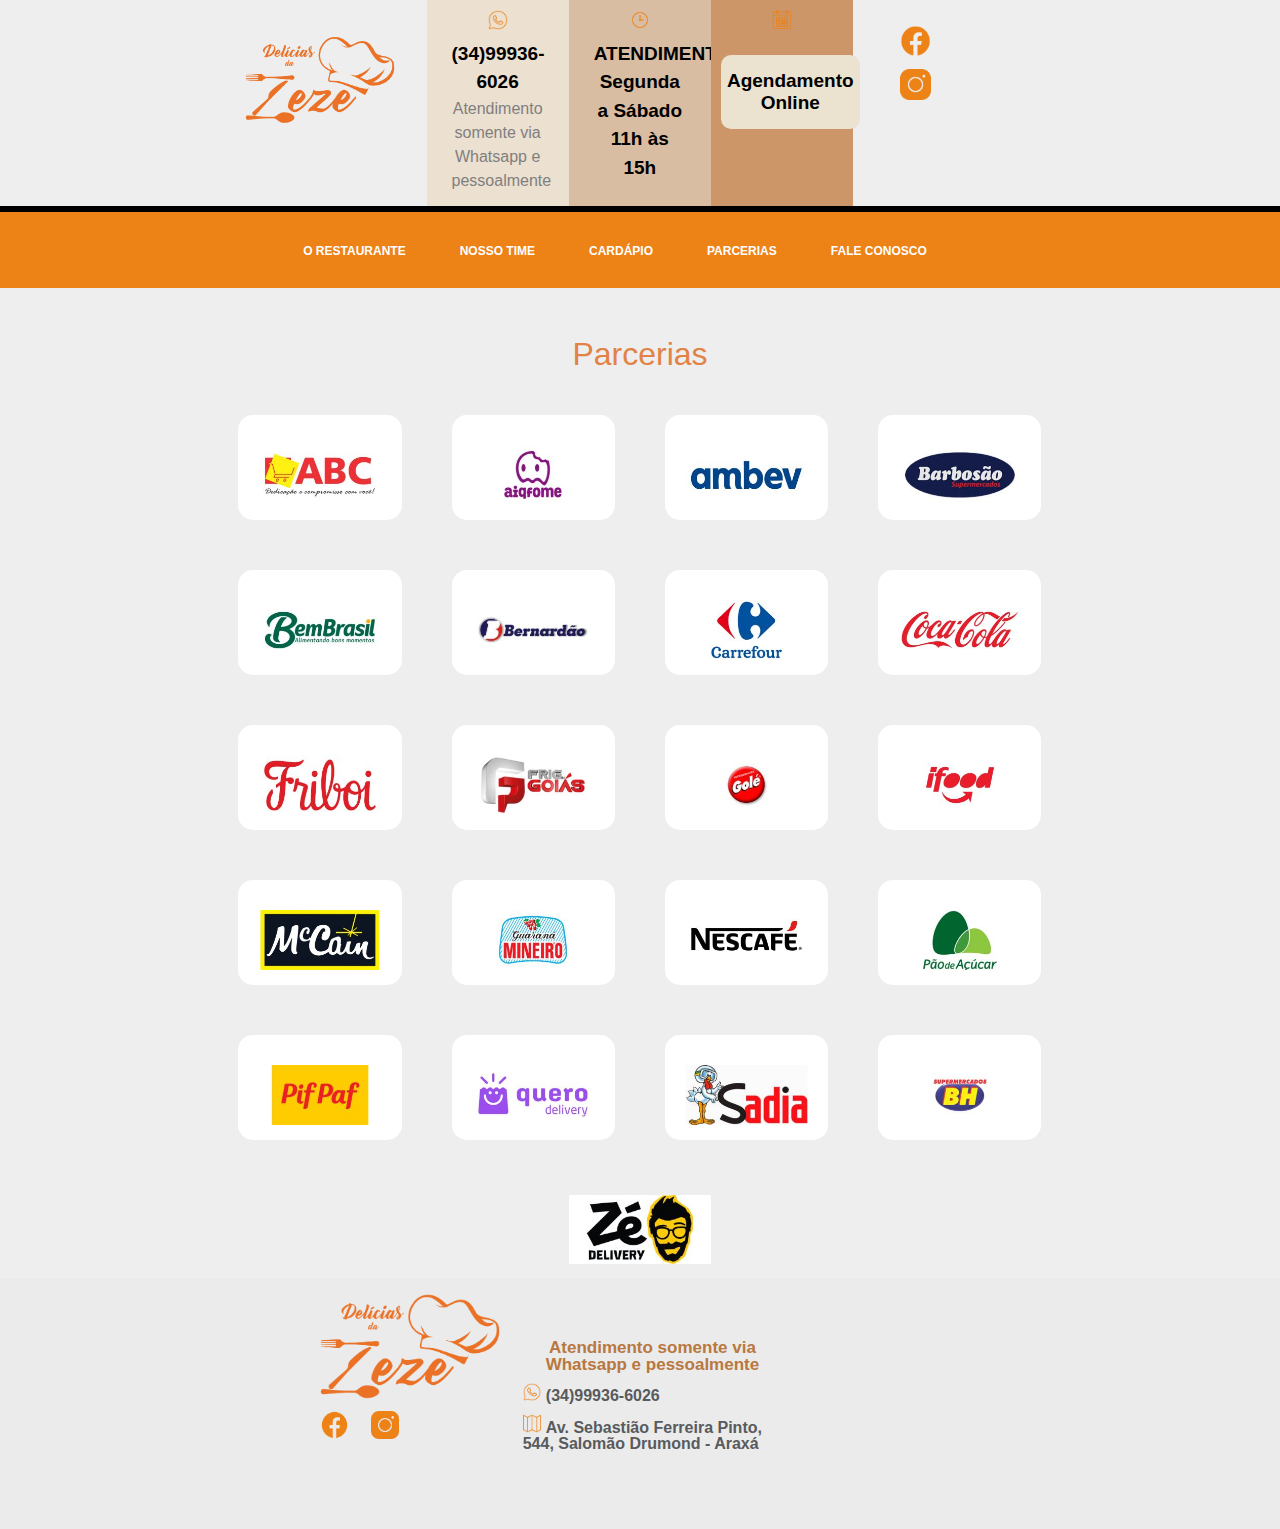
<file: parcerias.html>
<html>
    <head>
        <link rel="stylesheet" href="css/reset.css">
        <link rel="stylesheet" href="css/padrao.css">
        <link rel="stylesheet" href="css/style.css">
    </head>
    <body>
        <!-- começa o codigo em 3D -->
            <a href="#"><section id="foco1" class="foco">
                <div>
                    <img src="imagens/convenios/parcerias/abc_supermercados.jpg">
                </div>
            </section></a>
            <a href="#"><section id="foco2" class="foco">
                <div>
                    <img src="imagens/convenios/parcerias/aiqfome.jpg">
                </div>
            </section></a>
            <a href="#"><section id="foco3" class="foco">
                <div>
                    <img src="imagens/convenios/parcerias/ambev.jpg">
                </div>
            </section></a>
            <a href="#"><section id="foco4" class="foco">
                <div>
                    <img src="imagens/convenios/parcerias/barbosao.jpg">
                </div>
            </section></a>

            <a href="#"><section id="foco5" class="foco">
                <div>
                    <img src="imagens/convenios/parcerias/Bem_Brasil.jpg">
                </div>
            </section></a>
            <a href="#"><section id="foco6" class="foco">
                <div>
                    <img src="imagens/convenios/parcerias/bernardao.jpg">
                </div>
            </section></a>
            <a href="#"><section id="foco7" class="foco">
                <div>
                    <img src="imagens/convenios/parcerias/carrefou.jpg">
                </div>
            </section></a>
            <a href="#"><section id="foco8" class="foco">
                <div>
                    <img src="imagens/convenios/parcerias/Cola_Cola.jpg">
                </div>
            </section></a>

            <a href="#"><section id="foco9" class="foco">
                <div>
                    <img src="imagens/convenios/parcerias/friboi.jpg">
                </div>
            </section></a>
            <a href="#"><section id="foco10" class="foco">
                <div>
                    <img src="imagens/convenios/parcerias/frig_goais.jpg">
                </div>
            </section></a>
            <a href="#"><section id="foco11" class="foco">
                <div>
                    <img src="imagens/convenios/parcerias/gole.jpg">
                </div>
            </section></a>
            <a href="#"><section id="foco12" class="foco">
                <div>
                    <img src="imagens/convenios/parcerias/ifood.jpg">
                </div>
            </section></a>

            <a href="#"><section id="foco13" class="foco">
                <div>
                    <img src="imagens/convenios/parcerias/McCain.jpg">
                </div>
            </section></a>
            <a href="#"><section id="foco14" class="foco">
                <div>
                    <img src="imagens/convenios/parcerias/mineiro.jpg">
                </div>
            </section></a>
            <a href="#"><section id="foco15" class="foco">
                <div>
                    <img src="imagens/convenios/parcerias/nescafe.jpg">
                </div>
            </section></a>
            <a href="#"><section id="foco16" class="foco">
                <div>
                    <img src="imagens/convenios/parcerias/pao_de_acucar.jpg">
                </div>
            </section></a>

            <a href="#"><section id="foco17" class="foco">
                <div>
                    <img src="imagens/convenios/parcerias/pifpaf.jpg">
                </div>
            </section></a>
            <a href="#"><section id="foco18" class="foco">
                <div>
                    <img src="imagens/convenios/parcerias/quero_delivery.jpg">
                </div>
            </section></a>
            <a href="#"><section id="foco19" class="foco">
                <div>
                    <img src="imagens/convenios/parcerias/sadia.jpg">
                </div>
            </section></a>
            <a href="#"><section id="foco20" class="foco">
                <div>
                    <img src="imagens/convenios/parcerias/supermercados_BH.jpg">
                </div>
            </section></a>
            <a href="#"><section id="foco21" class="foco">
                <div>
                    <img src="imagens/convenios/parcerias/ze_delivery.jpg">
                </div>
            </section></a>

        <!-- termina o codigo em 3D -->
        <header class="bg4">
            <section class="s1 fxw centralizar pr-2 pl-2">
                <div class="logo col-3">
                    <a href="index.html"><img class="col-10" src="imagens/LOGO laranja.png" alt=""></a>
                </div>
                <div class="col-2 bg1">
                    <img class="icon col-2" src="imagens/icon_Whatsapp.png" alt="">
                    <h1 class="tel">(34)99936-6026</h1>
                    <p>Atendimento somente via Whatsapp e pessoalmente</p>
                </div>
                <div class="col-2 bg2">
                    <img class="icon col-2" src="imagens/icon_clock.png" alt="">
                    <h1 class="tel">ATENDIMENTO</h1>
                    <h1 class="tel">Segunda a Sábado 11h às 15h</h1>
                </div>
                <div class="col-2 bg3">
                    <img class="icon col-2" src="imagens/icon_calendar.png" alt=""><br>
                    <a target="_blank" href="https://wa.me/5534999366026"><button class="botao">Agendamento Online</button></a>
                </div>
                <div class="icons col-3">
                    <img class="icon2 col-2 mr-5" src="imagens/icon_Facebook.png" alt="">
                    <a target="_blank" href="https://www.instagram.com/deliciasdazeze_araxa/"><img class="icon2 col-2 mr-5" src="imagens/icon_Instagram.png"></a>
                </div>
            </section>
            <section class="line">
            </section>
            <section class="s2 centralizar">
                <nav>
                    <ul>
                        <li><a href="restaurante.html">O restaurante</a></li>
                        <li><a href="nosso_time.html">Nosso time</a></li>
                        <li><a href="cardapio.html">Cardápio</a></li>
                        <li><a href="parcerias.html">Parcerias</a></li>
                        <li><a href="fale_conosco.html">Fale Conosco</a></li>
                    </ul>
                </nav>
            </section>
        </header>
        <main class="mainconvenios bg4 pl-2 pr-2">
            <h1 class="centralizar titulo">Parcerias</h1>
            <section class="s1convenios fxw centralizar">
                <div class="col-3">
                    <a href="#foco1"><img class="col-9" src="imagens/convenios/parcerias/abc_supermercados.jpg" alt=""></a>
                </div>
                <div class="col-3">
                    <a href="#foco2"><img class="col-9" src="imagens/convenios/parcerias/aiqfome.jpg" alt=""></a>
                </div>
                <div class="col-3">
                    <a href="#foco3"><img class="col-9" src="imagens/convenios/parcerias/ambev.jpg" alt=""></a>
                </div>
                <div class="col-3">
                    <a href="#foco4"><img class="col-9" src="imagens/convenios/parcerias/barbosao.jpg" alt=""></a>
                </div>

                <div class="col-3">
                    <a href="#foco5"><img class="col-9" src="imagens/convenios/parcerias/Bem_Brasil.jpg" alt=""></a>
                </div>
                <div class="col-3">
                    <a href="#foco6"><img class="col-9" src="imagens/convenios/parcerias/bernardao.jpg" alt=""></a>
                </div>
                <div class="col-3">
                    <a href="#foco7"><img class="col-9" src="imagens/convenios/parcerias/carrefou.jpg" alt=""></a>
                </div>
                <div class="col-3">
                    <a href="#foco8"><img class="col-9" src="imagens/convenios/parcerias/Cola_Cola.jpg" alt=""></a>
                </div>

                <div class="col-3">
                    <a href="#foco9"><img class="col-9" src="imagens/convenios/parcerias/friboi.jpg" alt=""></a>
                </div>
                <div class="col-3">
                    <a href="#foco10"><img class="col-9" src="imagens/convenios/parcerias/frig_goais.jpg" alt=""></a>
                </div>
                <div class="col-3">
                    <a href="#foco11"><img class="col-9" src="imagens/convenios/parcerias/gole.jpg" alt=""></a>
                </div>
                <div class="col-3">
                    <a href="#foco12"><img class="col-9" src="imagens/convenios/parcerias/ifood.jpg" alt=""></a>
                </div>

                <div class="col-3">
                    <a href="#foco13"><img class="col-9" src="imagens/convenios/parcerias/McCain.jpg" alt=""></a>
                </div>
                <div class="col-3">
                    <a href="#foco14"><img class="col-9" src="imagens/convenios/parcerias/mineiro.jpg" alt=""></a>
                </div>
                <div class="col-3">
                    <a href="#foco15"><img class="col-9" src="imagens/convenios/parcerias/nescafe.jpg" alt=""></a>
                </div>
                <div class="col-3">
                    <a href="#foco16"><img class="col-9" src="imagens/convenios/parcerias/pao_de_acucar.jpg" alt=""></a>
                </div>

                <div class="col-3">
                    <a href="#foco17"><img class="col-9" src="imagens/convenios/parcerias/pifpaf.jpg" alt=""></a>
                </div>
                <div class="col-3">
                    <a href="#foco18"><img class="col-9" src="imagens/convenios/parcerias/quero_delivery.jpg" alt=""></a>
                </div>
                <div class="col-3">
                    <a href="#foco19"><img class="col-9" src="imagens/convenios/parcerias/sadia.jpg" alt=""></a>
                </div>
                <div class="col-3">
                    <a href="#foco20"><img class="col-9" src="imagens/convenios/parcerias/supermercados_BH.jpg" alt=""></a>
                </div>
            </section>
            <div class="s1convenios centralizar">
                <a href="#foco21"><img class="col-2" src="imagens/convenios/parcerias/ze_delivery.jpg" alt=""></a>
            </div>
        </main>
        <footer class="fxw centralizar pr-2 pl-2">
            <div class="div1 col-4 centralizar">
                <img class="col-9 mr-6 ml-1 logo_rodape" src="imagens/LOGO laranja.png" alt="">
                <img class="img1 ml-1 col-1" src="imagens/icon_Facebook.png" alt="">
                <img class="img1 col-1 mr-1" src="imagens/icon_Instagram.png" alt="">
            </div>
            <div class="col-4 contato">
                <h1 class="c4">Atendimento somente via Whatsapp e pessoalmente</h1>
                <img class="img2 col-1" src="imagens/icon_Whatsapp.png" alt="">
                <a href=""><span>(34)99936-6026</span></a> <br>
                <img class="img2 col-1" src="imagens/icon_map.png" alt="">
                <a href=""><span>Av. Sebastião Ferreira Pinto, 544, Salomão Drumond - Araxá</span></a>
            </div>
            <div class="col-4">
                <iframe src="https://www.google.com/maps/embed?pb=!1m18!1m12!1m3!1d3759.3312739648945!2d-46.9417444!3d-19.570303299999996!2m3!1f0!2f0!3f0!3m2!1i1024!2i768!4f13.1!3m3!1m2!1s0x94b0315af9167c5b%3A0x8863b3cd93c4771!2sDel%C3%ADcias%20da%20Zeze!5e0!3m2!1spt-BR!2sbr!4v1758325344052!5m2!1spt-BR!2sbr" width="350" height="240" style="border:0;" allowfullscreen="" loading="lazy" referrerpolicy="no-referrer-when-downgrade"></iframe>
            </div>
        </footer>
    </body>
</html>
</file>
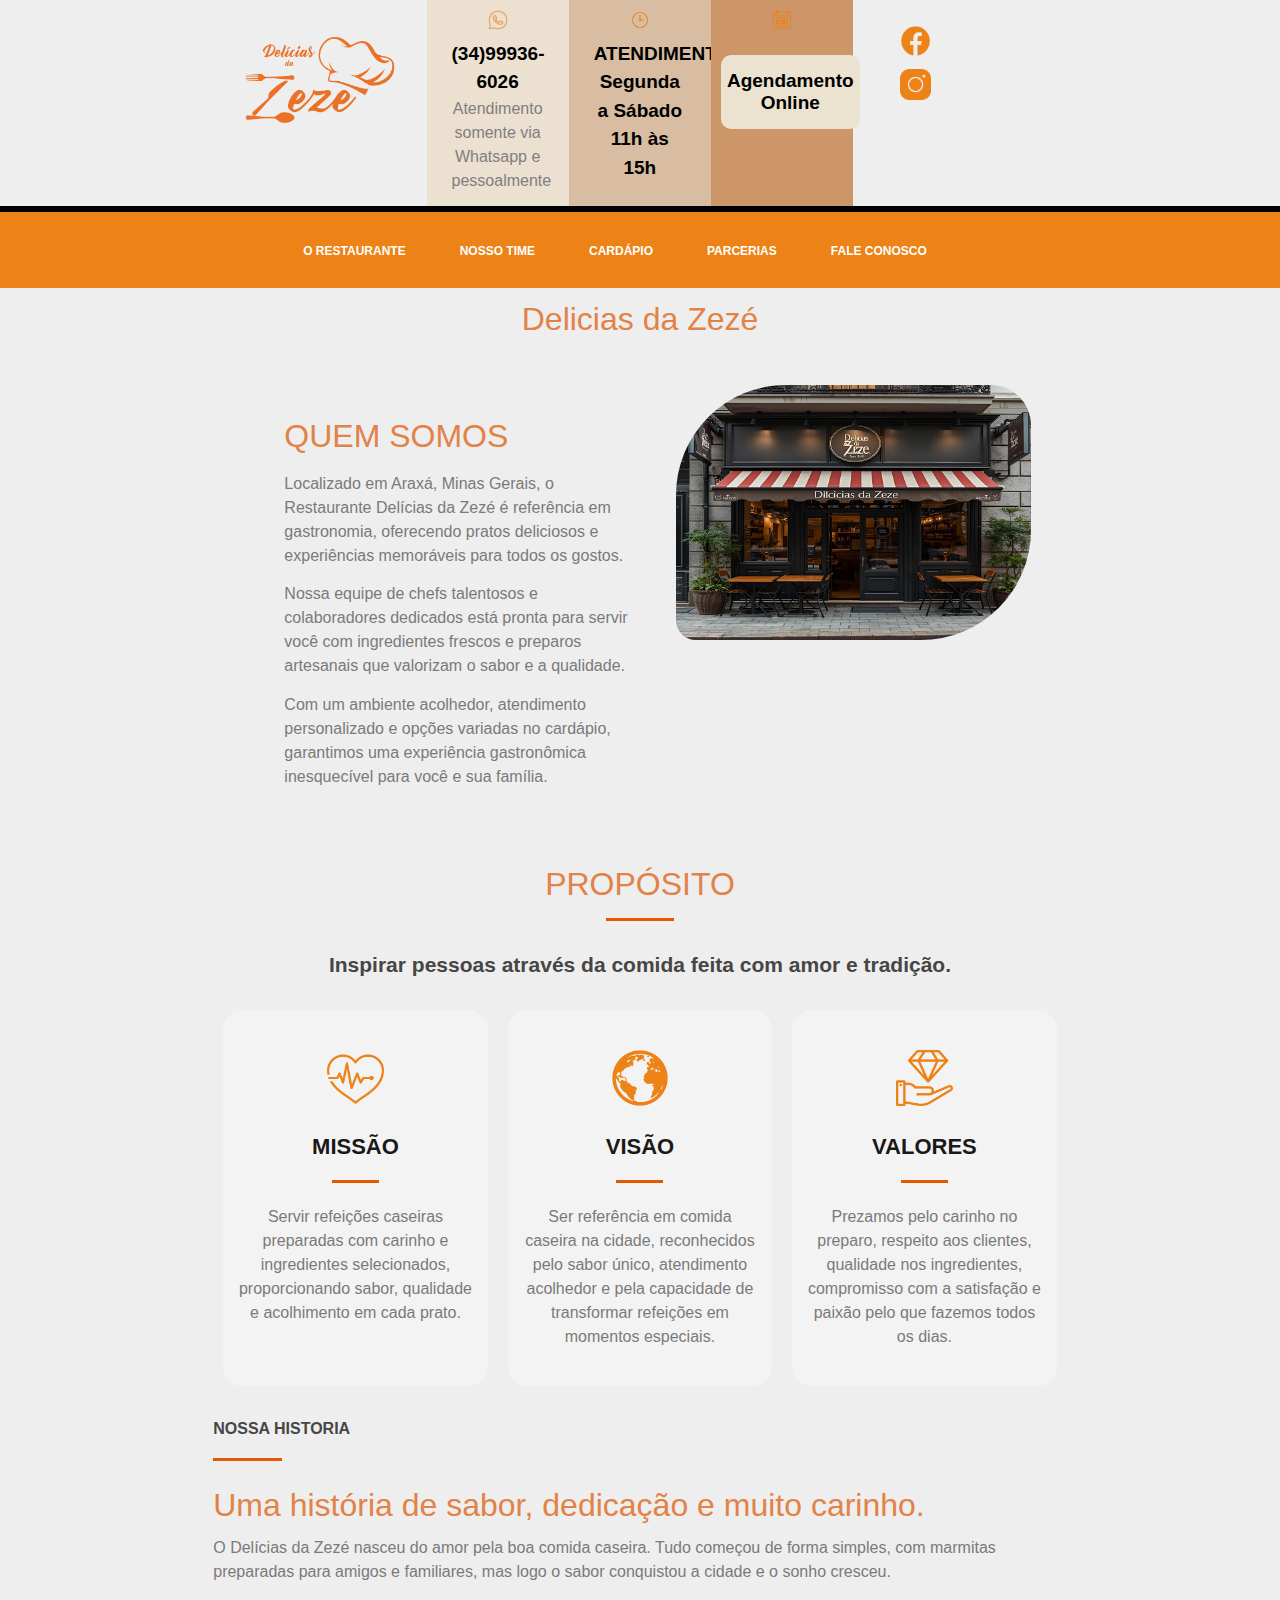
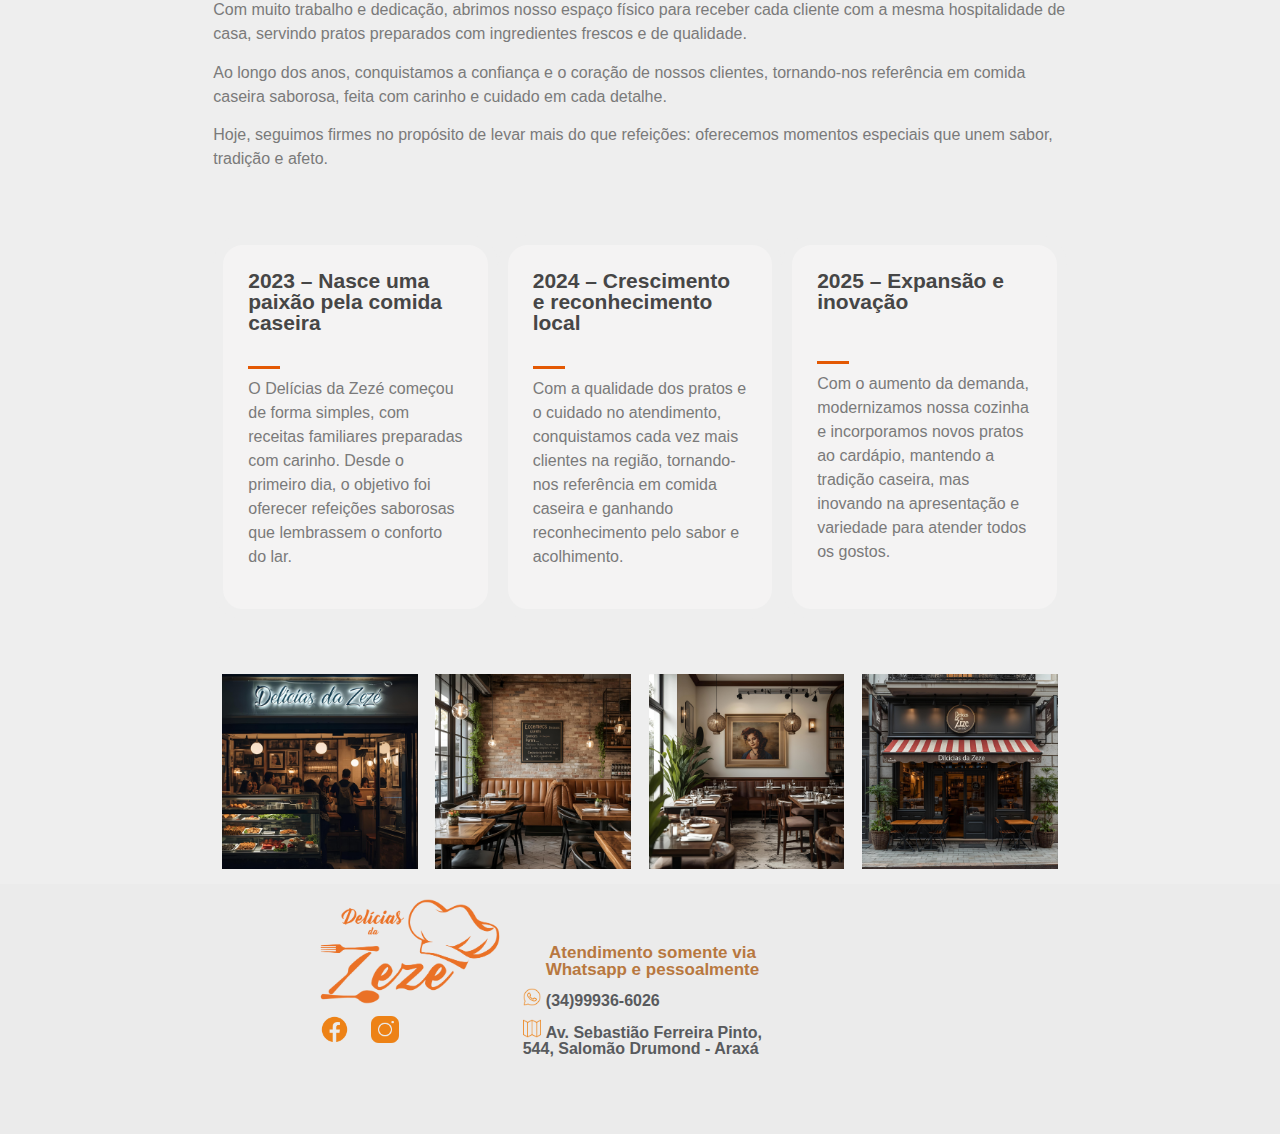
<file: restaurante.html>
<html>
    <head>
        <meta name="viewport" content="width=device-width, initial-scale=1.0">
        <link rel="stylesheet" href="css/reset.css">
        <link rel="stylesheet" href="css/padrao.css">
        <link rel="stylesheet" href="css/style.css">
    </head>
    <body>
        <header class="bg4">
            <section class="s1 fxw centralizar pr-2 pl-2">
                <div class="logo col-3">
                    <a href="index.html"><img class="col-10" src="imagens/LOGO laranja.png" alt=""></a>
                </div>
                <div class="col-2 bg1">
                    <img class="icon col-2" src="imagens/icon_Whatsapp.png" alt="">
                    <h1 class="tel">(34)99936-6026</h1>
                    <p>Atendimento somente via Whatsapp e pessoalmente</p>
                </div>
                <div class="col-2 bg2">
                    <img class="icon col-2" src="imagens/icon_clock.png" alt="">
                    <h1 class="tel">ATENDIMENTO</h1>
                    <h1 class="tel">Segunda a Sábado 11h às 15h</h1>
                </div>
                <div class="col-2 bg3">
                    <img class="icon col-2" src="imagens/icon_calendar.png" alt=""><br>
                    <a target="_blank" href="https://wa.me/5534999366026"><button class="botao">Agendamento Online</button></a>
                </div>
                <div class="icons col-3">
                    <img class="icon2 col-2 mr-5" src="imagens/icon_Facebook.png" alt="">
                    <a target="_blank" href="https://www.instagram.com/deliciasdazeze_araxa/"><img class="icon2 col-2 mr-5" src="imagens/icon_Instagram.png"></a>
                </div>
            </section>
            <section class="line">
            </section>
            <section class="s2 centralizar">
                <nav>
                    <ul>
                        <li><a href="restaurante.html">O restaurante</a></li>
                        <li><a href="nosso_time.html">Nosso time</a></li>
                        <li><a href="cardapio.html">Cardápio</a></li>
                        <li><a href="parcerias.html">Parcerias</a></li>
                        <li><a href="fale_conosco.html">Fale Conosco</a></li>
                    </ul>
                </nav>
            </section>
        </header>
        <main class="bg4 pl-2 pr-2">
            <h1 class="centralizar tituloindex c4">Delicias da Zezé</h1>
            <section class="s1index fxw centralizar">
                <div class="col-6 pl-1 esquerda">
                    <h1 class="c4">QUEM SOMOS</h1>
                    <p>Localizado em Araxá, Minas Gerais, o Restaurante Delícias da Zezé é referência em gastronomia, oferecendo pratos deliciosos e experiências memoráveis para todos os gostos.</p>
                    <p>Nossa equipe de chefs talentosos e colaboradores dedicados está pronta para servir você com ingredientes frescos e preparos artesanais que valorizam o sabor e a qualidade.</p>
                    <p>Com um ambiente acolhedor, atendimento personalizado e opções variadas no cardápio, garantimos uma experiência gastronômica inesquecível para você e sua família.</p>
                </div>
                <div class="col-6">
                    <img class="col-10" src="imagens/delicias da Zeze.png">
                </div>
            </section>
            <section class="s2index centralizar">
                <h1 class="col-12 c4">PROPÓSITO</h1>
                <hr class="lineindex">
                <h2 class="col-12">Inspirar pessoas através da comida feita com amor e tradição.</h2>
            </section>
            <section class="s2index fxw centralizar">
                <div class="bg5 borda col-4">
                    <img class="col-3" src="imagens/missao.png" alt="">
                    <h3>MISSÃO</h3>
                    <hr class="lineindex2">
                    <p>Servir refeições caseiras preparadas com carinho e ingredientes selecionados, proporcionando sabor, qualidade e acolhimento em cada prato.</p>
                </div>
                <div class="bg5 borda col-4">
                    <img class="col-3" src="imagens/visao.png" alt="">
                    <h3>VISÃO</h3>
                    <hr class="lineindex2">
                    <p>Ser referência em comida caseira na cidade, reconhecidos pelo sabor único, atendimento acolhedor e pela capacidade de transformar refeições em momentos especiais.</p>
                </div>
                <div class="bg5 borda col-4">
                    <img class="col-3" src="imagens/valores.png" alt="">
                    <h3>VALORES</h3>
                    <hr class="lineindex2">
                    <p>Prezamos pelo carinho no preparo, respeito aos clientes, qualidade nos ingredientes, compromisso com a satisfação e paixão pelo que fazemos todos os dias.</p>
                </div>
            </section>
            <section class="historia esquerda">
                <h2 class="nossahistoria">NOSSA HISTORIA</h2>
                <hr class="lineindex3 esquerda">
                <h1 class="c4">Uma história de sabor, dedicação e muito carinho.</h1>
                <p>O Delícias da Zezé nasceu do amor pela boa comida caseira. Tudo começou de forma simples, com marmitas preparadas para amigos e familiares, mas logo o sabor conquistou a cidade e o sonho cresceu.</p>
                <p>Com muito trabalho e dedicação, abrimos nosso espaço físico para receber cada cliente com a mesma hospitalidade de casa, servindo pratos preparados com ingredientes frescos e de qualidade.</p>
                <p>Ao longo dos anos, conquistamos a confiança e o coração de nossos clientes, tornando-nos referência em comida caseira saborosa, feita com carinho e cuidado em cada detalhe.</p>
                <p>Hoje, seguimos firmes no propósito de levar mais do que refeições: oferecemos momentos especiais que unem sabor, tradição e afeto.</p>
            </section>
            <section class="s4index fxw">
                <div class="bg5 borda col-4">
                    <h2>2023 – Nasce uma paixão pela comida caseira</h2>
                    <hr class="lineindex4">
                    <p>O Delícias da Zezé começou de forma simples, com receitas familiares preparadas com carinho. Desde o primeiro dia, o objetivo foi oferecer refeições saborosas que lembrassem o conforto do lar.</p>
                </div>
                <div class="bg5 borda col-4">
                    <h2>2024 – Crescimento e reconhecimento local</h2>
                    <hr class="lineindex4">
                    <p>Com a qualidade dos pratos e o cuidado no atendimento, conquistamos cada vez mais clientes na região, tornando-nos referência em comida caseira e ganhando reconhecimento pelo sabor e acolhimento.</p>
                </div>
                <div class="bg5 borda col-4">
                    <h2>2025 – Expansão e inovação</h2><br>
                    <hr class="lineindex4">
                    <p>Com o aumento da demanda, modernizamos nossa cozinha e incorporamos novos pratos ao cardápio, mantendo a tradição caseira, mas inovando na apresentação e variedade para atender todos os gostos.</p>
                </div>
            </section>
            <section class="s5index fxw centralizar">
                <div class="col-3">
                    <img class="col-11" src="imagens/delicias da Zeze (1).png" alt="">
                </div>
                <div class="col-3">
                    <img class="col-11" src="imagens/delicias da Zeze (2).png" alt="">
                </div>
                <div class="col-3">
                    <img class="col-11" src="imagens/delicias da Zeze (3).png" alt="">
                </div>
                <div class="col-3">
                    <img class="col-11" src="imagens/delicias da Zeze (4).png" alt="">
                </div>
            </section>
        </main>
        <footer class="fxw centralizar pr-2 pl-2">
            <div class="div1 col-4 centralizar">
                <img class="col-9 mr-6 ml-1 logo_rodape" src="imagens/LOGO laranja.png" alt="">
                <img class="img1 ml-1 col-1" src="imagens/icon_Facebook.png" alt="">
                <img class="img1 col-1 mr-1" src="imagens/icon_Instagram.png" alt="">
            </div>
            <div class="col-4 contato">
                <h1 class="c4">Atendimento somente via Whatsapp e pessoalmente</h1>
                <img class="img2 col-1" src="imagens/icon_Whatsapp.png" alt="">
                <a href=""><span>(34)99936-6026</span></a> <br>
                <img class="img2 col-1" src="imagens/icon_map.png" alt="">
                <a href=""><span>Av. Sebastião Ferreira Pinto, 544, Salomão Drumond - Araxá</span></a>
            </div>
            <div class="col-4">
                <iframe src="https://www.google.com/maps/embed?pb=!1m18!1m12!1m3!1d3759.3312739648945!2d-46.9417444!3d-19.570303299999996!2m3!1f0!2f0!3f0!3m2!1i1024!2i768!4f13.1!3m3!1m2!1s0x94b0315af9167c5b%3A0x8863b3cd93c4771!2sDel%C3%ADcias%20da%20Zeze!5e0!3m2!1spt-BR!2sbr!4v1758325344052!5m2!1spt-BR!2sbr" width="350" height="240" style="border:0;" allowfullscreen="" loading="lazy" referrerpolicy="no-referrer-when-downgrade"></iframe>
            </div>
        </footer>
    </body>
</html>
</file>
<file: css/padrao.css>
*{ /*borda interna dentro do elemento html inteiro*/
    box-sizing: border-box;
}

.c1{color: #ffffff;}
.c2{color: rgb(237, 130, 22);}
.c3{color: #E35802;}
.c4{color: #e28246;}
.bg1{background-color: #ece0d0;}    
.bg2{background-color: #d9bda3;}
.bg3{background-color: #cc9669;}
.bg4{background-color: rgb(238, 238, 238);} 
.bg5{background-color: #fffcfc63;}
.bg6{background-color: rgb(237, 130, 22);}
.bg7{background-color: #e28246;}
.fx{display: flex;}

.fxw{
    display: flex;
    flex-wrap: wrap;
}

.centralizar{text-align: center;}
.esquerda{text-align: left;}
.borda{border: 10px solid rgb(238, 238, 238); border-radius: 30px;}
.maiusculo{text-transform: uppercase;}

/*Alinhamentos*/
.col-1{width: 8.33%;}
.col-2{width: 16.66%;}
.col-3{width: 24.99%;}
.col-4{width: 33.33%;}
.col-5{width: 41.66%;}
.col-6{width: 50%;}
.col-7{width: 58.33%;}
.col-8{width: 66.66%;}
.col-9{width: 75%;}
.col-10{width: 83.33%;}
.col-11{width: 91.66%;}
.col-12{width: 100%;}

.ml-1{margin-left: 8.33%;}
.ml-2{margin-left: 16.66%;}
.ml-3{margin-left: 24.99%;}
.ml-4{margin-left: 33.33%;}
.ml-5{margin-left: 41.66%;}
.ml-6{margin-left: 50%;}
.ml-7{margin-left: 58.33%;}
.ml-8{margin-left: 66.66%;}
.ml-9{margin-left: 75%;}
.ml-10{margin-left: 83.33%;}
.ml-11{margin-left: 91.66%;}
.ml-12{margin-left: 100%;}

.mr-1{margin-right: 8.33%;}
.mr-2{margin-right: 16.66%;}
.mr-3{margin-right: 24.99%;}
.mr-4{margin-right: 33.33%;}
.mr-5{margin-right: 41.66%;}
.mr-6{margin-right: 50%;}
.mr-7{margin-right: 58.33%;}
.mr-8{margin-right: 66.66%;}
.mr-9{margin-right: 75%;}
.mr-10{margin-right: 83.33%;}
.mr-11{margin-right: 91.66%;}
.mr-12{margin-right: 100%;}

.pl-1{padding-left: 8.33%;}
.pl-2{padding-left: 16.66%;}
.pl-3{padding-left: 24.99%;}
.pl-4{padding-left: 33.33%;}
.pl-5{padding-left: 41.66%;}
.pl-6{padding-left: 50%;}
.pl-7{padding-left: 58.33%;}
.pl-8{padding-left: 66.66%;}
.pl-9{padding-left: 75%;}
.pl-10{padding-left: 83.33%;}
.pl-11{padding-left: 91.66%;}
.pl-12{padding-left: 100%;}

.pr-1{padding-right: 8.33%;}
.pr-2{padding-right: 16.66%;}
.pr-3{padding-right: 24.99%;}
.pr-4{padding-right: 33.33%;}
.pr-5{padding-right: 41.66%;}
.pr-6{padding-right: 50%;}
.pr-7{padding-right: 58.33%;}
.pr-8{padding-right: 66.66%;}
.pr-9{padding-right: 75%;}
.pr-10{padding-right: 83.33%;}
.pr-11{padding-right: 91.66%;}
.pr-12{padding-right: 100%;}
</file>
<file: css/style.css>
li{
    display: inline-block; /*manter todos os elementos na mesma linha (transforma em line-lvl)*/
    color: white;
    font-size: 12px;
    margin-right: 50px;
    font-family: 'Gill Sans', 'Gill Sans MT', Calibri, 'Trebuchet MS', sans-serif;
    text-transform: uppercase; /*alterar todo texto para maisculo*/
    font-weight: bold;
}

header a{
    color: white;
}

nav{
    background-color: rgb(237, 130, 22);
    padding-top: 30px;
    padding-bottom: 30px;
}

.contato{
    text-align: left;
    font-size: 20px;
    padding-left: 25px;
    margin-top: 60px;
}

.contato h1{
    color: #b8783f;
    font-weight: bold;
}

a{
    text-decoration: none;
    color: black;
}

footer{
    background-color: #ebebeb;
    height: 250px;
}

footer h1{
    font-family: "Gantari", Sans-serif;
    font-size: 17px;
    font-weight: 700;
    text-align: center;
}
footer .img1{
    width: 11%;
    margin-right: 15px;
}

.logo_rodape{
    margin-top: -55px;
    margin-left: 90px;
}

footer .img2{
    width: 7%;
    margin-top: 10px;
}

footer .div1{
    margin-top: 60px;
}   

footer span{
    font-family: "Gantari", Sans-serif;
    color: #585A5D;
    font-size: 16px;
    font-weight: 600;
}

.titulo{
    font-size: 32px;
    padding-top: 50px;
    padding-bottom: 20px;
    font-weight: 500;
}

.mainservicos div{
    background-color: white;
    border: 10px solid rgb(238, 238, 238);
    border-radius: 20px;
    line-height: 22px;
    padding-bottom: 35px;
    padding-top: 15px;
}

.nada{
    background-color: rgb(224, 224, 224);
}

main h1{
    font-family: "Gantari", Sans-serif;
    font-size: 1.2rem;
    font-weight: 500;
    color: #e28246;
}

.mainservicos h3{
    font-family: "Roboto", Sans-serif;
    font-size: 17px;
    font-weight: 400;
    color: #7A7A7A;
    padding-left: 150px;
    padding-right: 150px;
}

.titulo1{
    font-size: 22px;
    font-weight: 600;
    color: #2E2E2E;
    padding-bottom: 15px;
    padding-top: 45px;
}

main img{
    margin-top: 30px;
    margin-bottom: 15px;
}


header .botao{
    background-color: #ECE2D0;
    font-family: "Gantari", Sans-serif;
    font-size: 19px;
    font-weight: 600;
    border-radius: 10px;
    padding-top: 15px;
    padding-bottom: 15px;
    margin-left: 10px;
    margin-right: 10px;
    border: #ECE2D0;
    margin-top: 15px;
}

header h1{
    font-family: "Gantari", Sans-serif;
    font-size: 19px;
    font-weight: 600;
    line-height: 1.5;
    padding-left: 25px;
    padding-right: 25px;
}

header p{
    color: #7F7F7F;
    font-family: "Gantari", Sans-serif;
    font-weight: 400;
    line-height: 1.5;
    padding-left: 25px;
    padding-right: 25px;
    padding-bottom: 13px;
}

header .logo{
    margin-top: 28px;
}

header .icon{
    width: 14%;
    padding-top: 10px;
    padding-bottom: 10px;
}

header .icon2{
    margin-top: 8px;
}

header .icons{
    margin-top: 15px;
}

.line{
    background-color: black;
    height: 6px;
}

.tituloindex{
    font-size: 32px;
    padding-top: 15px;
    padding-bottom: 20px;
    font-weight: 500;
}

.s1index h1{
    font-family: "Gantari", Sans-serif;
    font-size: 2rem;
    font-weight: 500;
    padding-top: 65px;
    padding-bottom: 20px;
}

main p{
    font-family: "Gantari", Sans-serif;
    color: #7A7A7A;
    font-size: 16px;
    line-height: 1.5;
    margin-block-end: .9rem;
    margin-block-start: 0;
}

.s1index img{
    border-radius: 110px 40px 110px 20px;
}

.lineindex{
    height: 3px;
    width: 8%;
    background-color: #E35802;;
    border: none;
}

.s2index h1{
    font-family: "Gantari", Sans-serif;
    font-size: 2rem;
    font-weight: 500;
    padding-top: 65px;
    padding-bottom: 10px;
}

main h2{
    font-family: "Gantari", Sans-serif;
    font-size: 21px;
    font-weight: 600;
    color: #464646;
    padding-top: 25px;
    padding-bottom: 25px;
}

.s2index div{
    padding-left: 15px;
    padding-right: 15px;
    padding-bottom: 22px;
}

.s2index img{
    padding-top: 10px;
    width: 24%;
}

.s2index h3{
    font-family: "Gantari", Sans-serif;
    font-size: 22px;
    font-weight: 700;
    color: #191919;
    padding-top: 15px;
}

.lineindex2{
    height: 3px;
    width: 20%;
    background-color: #E35802;;
    margin-top: 22px;
    margin-bottom: 22px;
    border: none;
}

.nossahistoria{
    font-size: 16px;
    color: #464646;
    padding-bottom: 13px;
}

.lineindex3{
    height: 3px;
    width: 8%;
    background-color: #E35802;;
    margin-left: 0px;
    border: none;
}

.historia h1{
    font-family: "Gantari", Sans-serif;
    font-size: 2rem;
    font-weight: 500;
    padding-top: 20px;
    padding-bottom: 15px;
}

.lineindex4{
    height: 3px;
    width: 15%;
    background-color: #E35802;;
    margin-left: 0px;
    border: none;
}

.s4index h2{
    font-family: "Gantari", Sans-serif;
    color: #464646;
}

.s4index{
    padding-top: 50px;
}

.s4index div{
    padding-left: 25px;
    padding-right: 25px;
    padding-bottom: 25px;
}

.s5index{
    padding-top: 25px;
}

.maincorpoclinico a{
    font-size: 16px;
    margin-left: 10px;
    margin-right: 10px;
    font-weight: bold;
    font-family: 'Segoe UI', Tahoma, Geneva, Verdana, sans-serif;
}

.s1corpoclinico div{
    background-color: white;
    border: 20px solid rgb(238, 238, 238);
    border-radius: 40px;
}

.s1corpoclinico h3{
    font-size: 18px;
    font-weight: 700;
    margin-bottom: 10px;
    padding-top: 35px;
    font-family: 'Segoe UI', Tahoma, Geneva, Verdana, sans-serif;
    padding-left: 30px;
    padding-right: 30px;
}

.s1corpoclinico h4{
    font-size: 16px;
    font-weight: bold;
    color: black;
    font-family: 'Segoe UI', Tahoma, Geneva, Verdana, sans-serif;
    padding-left: 30px;
    padding-right: 30px;
    padding-top: 20px;
    text-transform: uppercase;
}

.s1corpoclinico p{
    color: #6b7280;
    font-size: 14px;
    font-family: 'Segoe UI', Tahoma, Geneva, Verdana, sans-serif;
    font-weight: 500;
    padding-top: 15px;
}

.s1corpoclinico button{
    color: white;
    font-weight: bold;
    border: none;
    border-radius: 12px;
    font-family: 'Segoe UI', Tahoma, Geneva, Verdana, sans-serif;
    font-size: 14px;
    padding-top: 14px;
    padding-bottom: 14px;
    margin-bottom: 15px;
}

.s1convenios div{
    background-color: white;
    border: 25px solid rgb(238, 238, 238);
    border-radius: 40px;
}

.s1faleconosco h1{
    font-size: 28px;
    font-family: "Gantari", Sans-serif;
    font-weight: bold;
    padding-top: 15px;
}

.s1faleconosco .icons2{
    width: 12.5%;
}

.s1faleconosco p{
    font-size: 18px;
    font-weight: bold;
    font-family: "Gantari", Sans-serif;
    color: #161616;
    line-height: 1;
    padding-top: 10px;
}

.s1faleconosco div{
    margin-bottom: 75px;
    padding-left: 35px;
    padding-right: 35px;
}

.s1corpoclinico img{
    border-radius: 10px;
}

.s1 .background{
    background-image: url(../imagens/Faça\ seu\ pedido.png);
    background-size: cover;
    height: 60%;
    width: 100%;
}

.s2index2{
    background: #ED8216;
    background: linear-gradient(90deg, rgba(237, 130, 22, 1) 35%, rgba(214, 143, 99, 1) 78%, rgba(245, 186, 152, 1) 97%);
    padding-top: 45px;
    padding-bottom: 45px;
}

.s2index2 h2{
    font-size: 32px;
    font-family: "Gantari", Sans-serif;
    color: white;
}

.s2index2 p{
    font-size: 16px;
    font-family: "Gantari", Sans-serif;
    color: white;
}

.s2index2 img{
    border-radius: 110px 30px 110px 20px;
}

.s2indexdiv1{
    padding-right: 65px;
}

.s2index2 button{
    background-color: #61CE7000;
    border-style: solid;
    border-width: 2px 2px 2px 2px;
    border-radius: 5px 5px 5px 5px;
    border: solid 2px white;
    font-size: 15px;
    font-family: "Gantari", Sans-serif;
    color: white;
    font-weight: 500;
    padding-top: 10px;
    padding-left: 22px;
    padding-right: 22px;
    padding-bottom: 10px;
    margin-top: 20px;
}

.s3index2 div{
    border: 25px solid rgb(238, 238, 238); 
    border-radius: 40px;
    padding-top: 130px;
    height: 450px;
    margin-bottom: 25px;
    background-size: cover;
    background-image: 
    linear-gradient(rgba(0, 0, 0, 0.5), rgba(0, 0, 0, 0.5));
}

.s3index2 h3{
    font-family: "Gantari", Sans-serif;
    font-weight: 600;
    color: #FFFFFF;
    font-size: 28px;
    margin-bottom: 35px;
}

.s3index2 p{
    font-size: 16px;
    font-family: "Gantari", Sans-serif;
    color: white;
    padding-left: 5px;
    padding-right: 5px;
    background-color: rgba(0, 0, 0, 0.301);
}

.s3index2 button{
    border-style: none;
    border-radius: 20px 20px 20px 20px;
    padding: 12px 20px 12px 20px;
    color: white;
    font-weight: bold;
    margin-top: 100px;
}

.s3index2 .btn_cardapio{
    margin-top: 73px;
}

.s3index2 .btn_cardapio2{
    margin-top: 45px;
}

.s3index2 a{
    color: white;
}

.s3index2 .div1{background-image: linear-gradient(rgba(0, 0, 0, 0.5), rgba(0, 0, 0, 0.5)), url(../imagens/index/feijoada.png);}
.s3index2 .div2{background-image: linear-gradient(rgba(0, 0, 0, 0.5), rgba(0, 0, 0, 0.5)), url(../imagens/index/arroz\ com\ galinha.png);}
.s3index2 .div3{background-image: linear-gradient(rgba(0, 0, 0, 0.5), rgba(0, 0, 0, 0.5)), url(../imagens/index/bife\ acebolado.png);}
.s3index2 .div4{background-image: linear-gradient(rgba(0, 0, 0, 0.5), rgba(0, 0, 0, 0.5)), url(../imagens/index/carne\ de\ panela.png);}
.s3index2 .div5{background-image: linear-gradient(rgba(0, 0, 0, 0.5), rgba(0, 0, 0, 0.5)), url(../imagens/index/almondega.png);}
.s3index2 .div6{background-image: linear-gradient(rgba(0, 0, 0, 0.5), rgba(0, 0, 0, 0.5)), url(../imagens/index/costelinha.png);}
.s3index2 .div7{background-image: linear-gradient(rgba(0, 0, 0, 0.5), rgba(0, 0, 0, 0.5)), url(../imagens/index/peixe.png);}
.s3index2 .div8{background-image: linear-gradient(rgba(0, 0, 0, 0.5), rgba(0, 0, 0, 0.5)), url(../imagens/index/frango\ com\ creme\ milho.png);}
.s3index2 .div9{background-image: linear-gradient(rgba(0, 0, 0, 0.5), rgba(0, 0, 0, 0.5)), url(../imagens/index/bisteca.png);}
.s3index2 .div10{background-image: linear-gradient(rgba(0, 0, 0, 0.5), rgba(0, 0, 0, 0.5)), url(../imagens/index/feijao\ tropeiro.png);}
.s3index2 .div11{background-image: linear-gradient(rgba(0, 0, 0, 0.5), rgba(0, 0, 0, 0.5)), url(../imagens/index/carne\ batata\ estufada.png);}
.s3index2 .div12{background-image: linear-gradient(rgba(0, 0, 0, 0.5), rgba(0, 0, 0, 0.5)), url(../imagens/index/frango\ a\ milanesa.png);}
.s3index2 .div13{background-image: linear-gradient(rgba(0, 0, 0, 0.5), rgba(0, 0, 0, 0.5)), url(../imagens/index/arroz\,\ feijao\ ovo.png);}


.mainindex2 h1{
    font-family: "Gantari", Sans-serif;
    font-size: 2rem;
    font-weight: 500;
    text-transform: uppercase;
    padding-top: 35px;
    padding-bottom: 15px;
}

.s4index2 p{
    font-family: "Gantari", Sans-serif;
    font-size: 16px;
    font-weight: 400;
    color: #8D8D8D;
    line-height: 1;
    margin-right: 35px;
}
.s4index2 h3{
    font-family: "Roboto", Sans-serif;
    font-size: 20px;
    font-weight: 500;
    color: #222222;
    padding-bottom: 25px;
}

.s4index2 h2{
    font-family: "Gantari", Sans-serif;
    font-size: 2rem;
    font-weight: 500;
    text-transform: uppercase;
    margin-top: 0;
    padding-top: 0;
    padding-bottom: 0;
}

.s4index2 .h2expertise{
    font-family: "Gantari", Sans-serif;
    font-size: 16px;
    font-weight: 400;
    color: #8D8D8D;
    padding-bottom: 10px;
    margin-top: 35px;
}

.s4index2{
    padding-bottom: 65px;
}
.s4index2 .principal{
    border-radius: 25px;
}

.lineindex5{
    height: 3px;
    width: 14%;
    background-color: black;
    border: none;
    margin-left: 0;
    padding-left: 0;
}

.s5index2{
    background-image: linear-gradient(rgba(0, 0, 0, 0.5), rgba(0, 0, 0, 0.5)), url(..//imagens/index/consultas.png);
    background-size: 100%;
    height: 350px;
}


.s5index2 h2{
    font-family: "Gantari", Sans-serif;
    font-size: 2rem;
    font-weight: 500;
    color: #FFFFFF;
    padding-top: 65px;
}

.s4index2 .principal{
    border-radius: 20px;
    margin-left: 50px;
}

.s6index2 h2{
    font-family: "Gantari", Sans-serif;
    font-size: 2rem;
    font-weight: 500;
    text-transform: uppercase;
    margin-top: 35px;
    padding-top: 0;
    padding-bottom: 0;
}

.s6index2 h3{
    font-family: "Roboto", Sans-serif;
    font-size: 16px;
    font-weight: 600;
    text-transform: uppercase;
    color: #CACACA;
    padding-left: 12px;
}

.s6index2 .div1{background-image: linear-gradient(rgba(0, 0, 0, 0.5), rgba(0, 0, 0, 0.5)),url(..//imagens/index/Conheça\ nosso\ novo\ prato\ especial\ do\ chef\,\ disponível\ somente\ neste\ mês.png);background-size: cover;border-radius: 20px;}
.s6index2 .div2{background-image: linear-gradient(rgba(0, 0, 0, 0.5), rgba(0, 0, 0, 0.5)),url(..//imagens/index/vinhos.png);background-size: cover;border-radius: 20px;}
.s6index2 .div3{background-image: linear-gradient(rgba(0, 0, 0, 0.5), rgba(0, 0, 0, 0.5)),url(..//imagens/index/ingredientes.png);background-size: cover;border-radius: 20px;}

.s6index2 div{
    border: 10px solid rgb(238, 238, 238);
    height: 280px;
    padding-top: 15px;
}

.s6index2 p{
    font-family: "Gantari", Sans-serif;
    color: white;
    font-size: 22px;
    padding-left: 12px;
    padding-top: 150px;
    line-height: 1;
}

.s6index2 .acima{
    padding-top: 127px;
}

.lineindex6{
    height: 3px;
    width: 14%;
    background-color: white;
    border: none;
    margin-left: 12px;
    padding-left: 0;
}

.s6index2 button{
    font-family: "Gantari", Sans-serif;
    font-weight: 700;
    text-transform: uppercase;
    color: white;
    border: none;
    padding-left: 24px;
    padding-right: 25px;
    padding-top: 12px;
    padding-bottom: 12px;
    margin-top: 35px;
    border-radius: 8px;
    margin-bottom: 15px;
}

/* classes do 3D*/

.zap{
    position: fixed;
    z-index: 1;
    top: 91%;
    left: 95%;
}

.zap img{
    width: 70px;
    height: 70px;
}

.zap img:hover{
    transform: scale(1.08);
    transition: 0.75s ease-in-out;
}

.foco{
    display: none;
    z-index: 2;
    position: fixed;
    width: 100%;
    height: 100%;
    background-color: rgba(0, 0, 0, 0.808);
    top: 0;
}

.foco img{
    margin-top: 430px;
    margin-left: 45%;
    z-index: 3;
}

#foco1:target{display: block;}
#foco2:target{display: block;}
#foco3:target{display: block;}
#foco4:target{display: block;}
#foco5:target{display: block;}
#foco6:target{display: block;}
#foco7:target{display: block;}
#foco8:target{display: block;}
#foco9:target{display: block;}
#foco10:target{display: block;}
#foco11:target{display: block;}
#foco12:target{display: block;}
#foco13:target{display: block;}
#foco14:target{display: block;}
#foco15:target{display: block;}
#foco16:target{display: block;}
#foco17:target{display: block;}
#foco18:target{display: block;}
#foco19:target{display: block;}
#foco20:target{display: block;}
#foco21:target{display: block;}

.foco2{
    display: none;
    z-index: 4;
    position: fixed;
    width: 100%;
    height: 100%;
    background-color: rgba(0, 0, 0, 0.651);
    top: 0;
}

.foco2 img{
    padding: 15;
    border-radius: 30px;
    width: 100%;
    height: 260px;
}

.principal2{
    background-color: white;
    border-radius: 15px;
    margin-left: 33%;
    margin-top: 350px;
    margin-right: 33%;
    height: 310px;
}

.foco2 h1{
    margin-bottom: 10px;
    font-size: 22.4px;
    font-family: "Gantari", Sans-serif;
}

.foco2 h2{
    margin-bottom: 10px;
    font-size: 19.2px;
    font-family: "Gantari", Sans-serif;
    text-transform: uppercase;
}

.foco2 p{
    font-size: 16px;
    font-family: "Gantari", Sans-serif;
    line-height: 1.4;
    margin-bottom: 10px;
}

.foco2 span{
    font-weight: bold;
}

.foco2 .textos{
    margin-top: 44px;
}

.foco2 .scroll{
    height: 110px;
    overflow: auto;
}

.foco2 button{
    padding: 10px 14px;
    border-radius: 10px;
    background-color: black;
    color: white;
    margin-left: 15px;
    margin-top: -6px;
    border: none;
}

.foco2 button:hover{
    background-color: #e28246;;
    border: none;
}

#foco2_1:target{display: block;}
#foco2_2:target{display: block;}
#foco2_3:target{display: block;}
#foco2_4:target{display: block;}
#foco2_5:target{display: block;}
#foco2_6:target{display: block;}
#foco2_7:target{display: block;}
#foco2_8:target{display: block;}
#foco2_9:target{display: block;}
#foco2_10:target{display: block;}
#foco2_11:target{display: block;}
#foco2_12:target{display: block;}
#foco2_13:target{display: block;}
#foco2_14:target{display: block;}
#foco2_15:target{display: block;}
#foco2_16:target{display: block;}
#foco2_17:target{display: block;}
#foco2_18:target{display: block;}
#foco2_19:target{display: block;}
#foco2_20:target{display: block;}
#foco2_21:target{display: block;}
#foco2_22:target{display: block;}
#foco2_23:target{display: block;}
</file>
